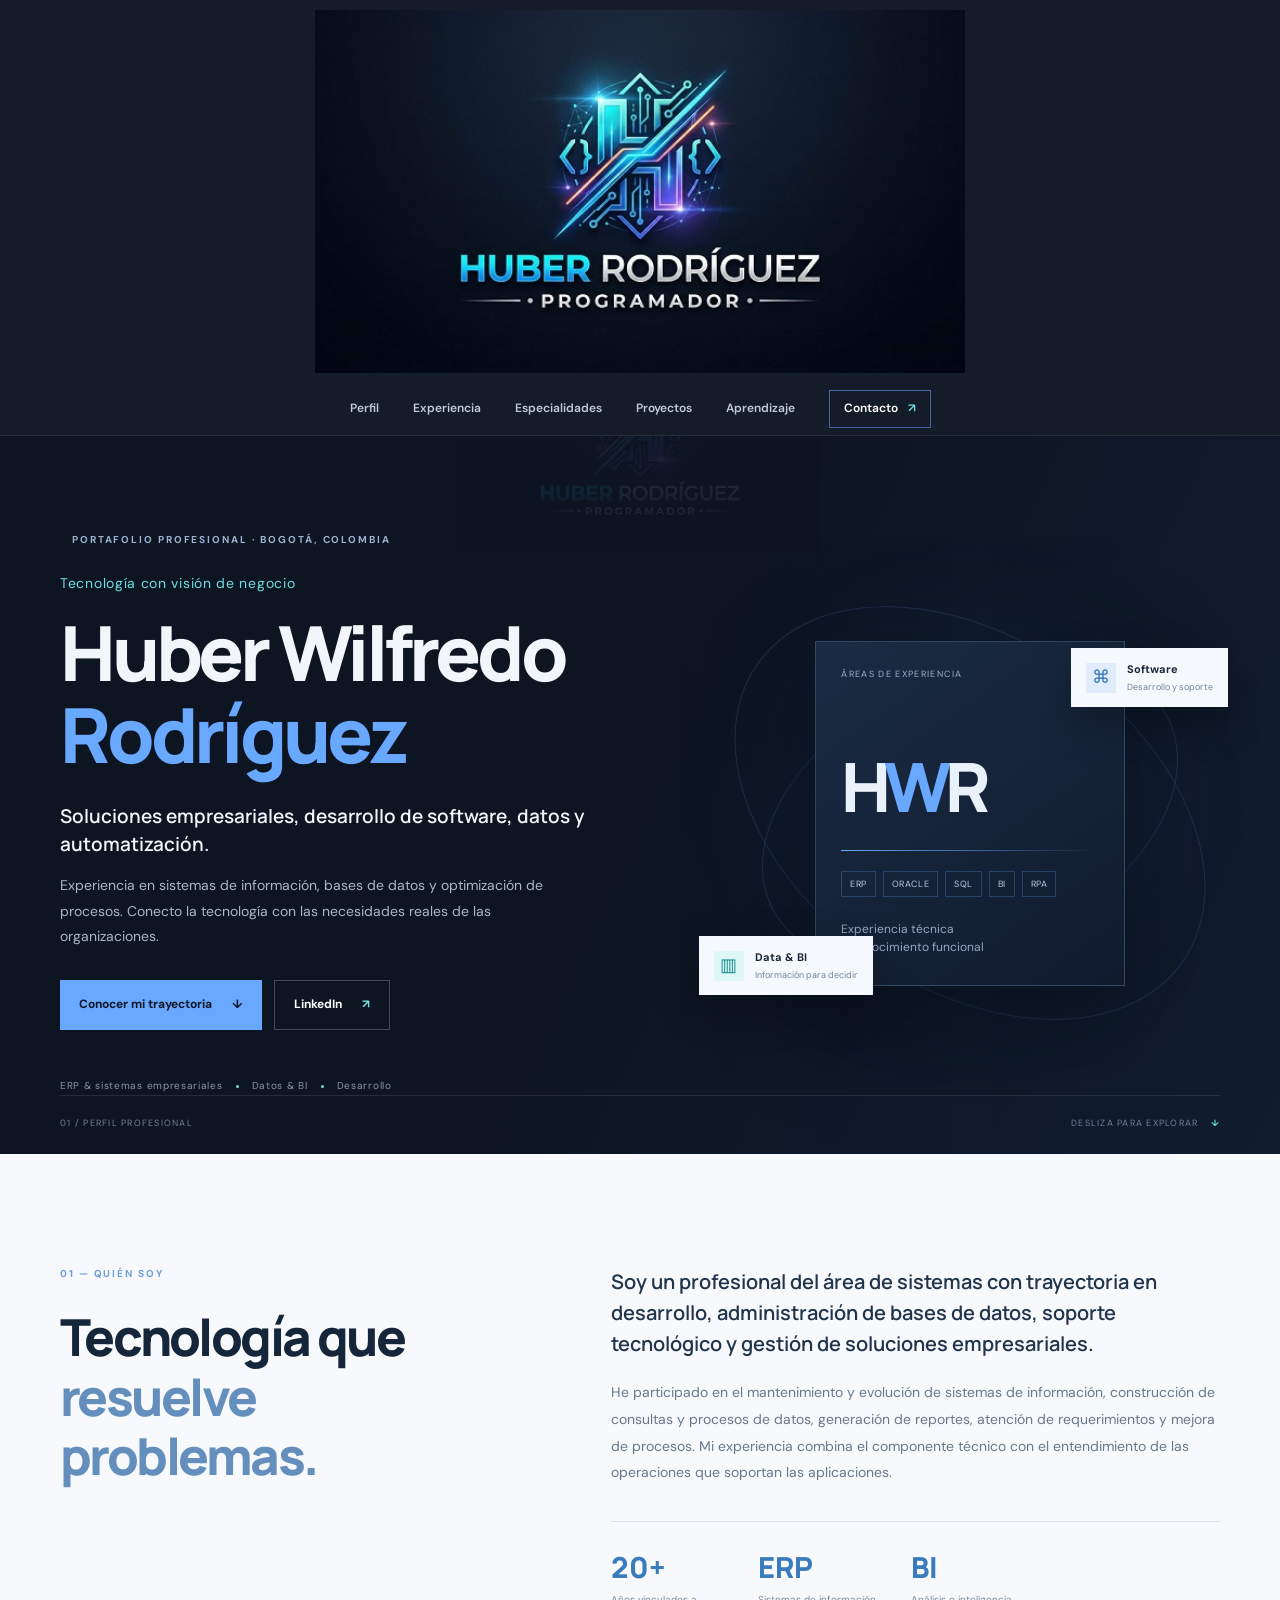
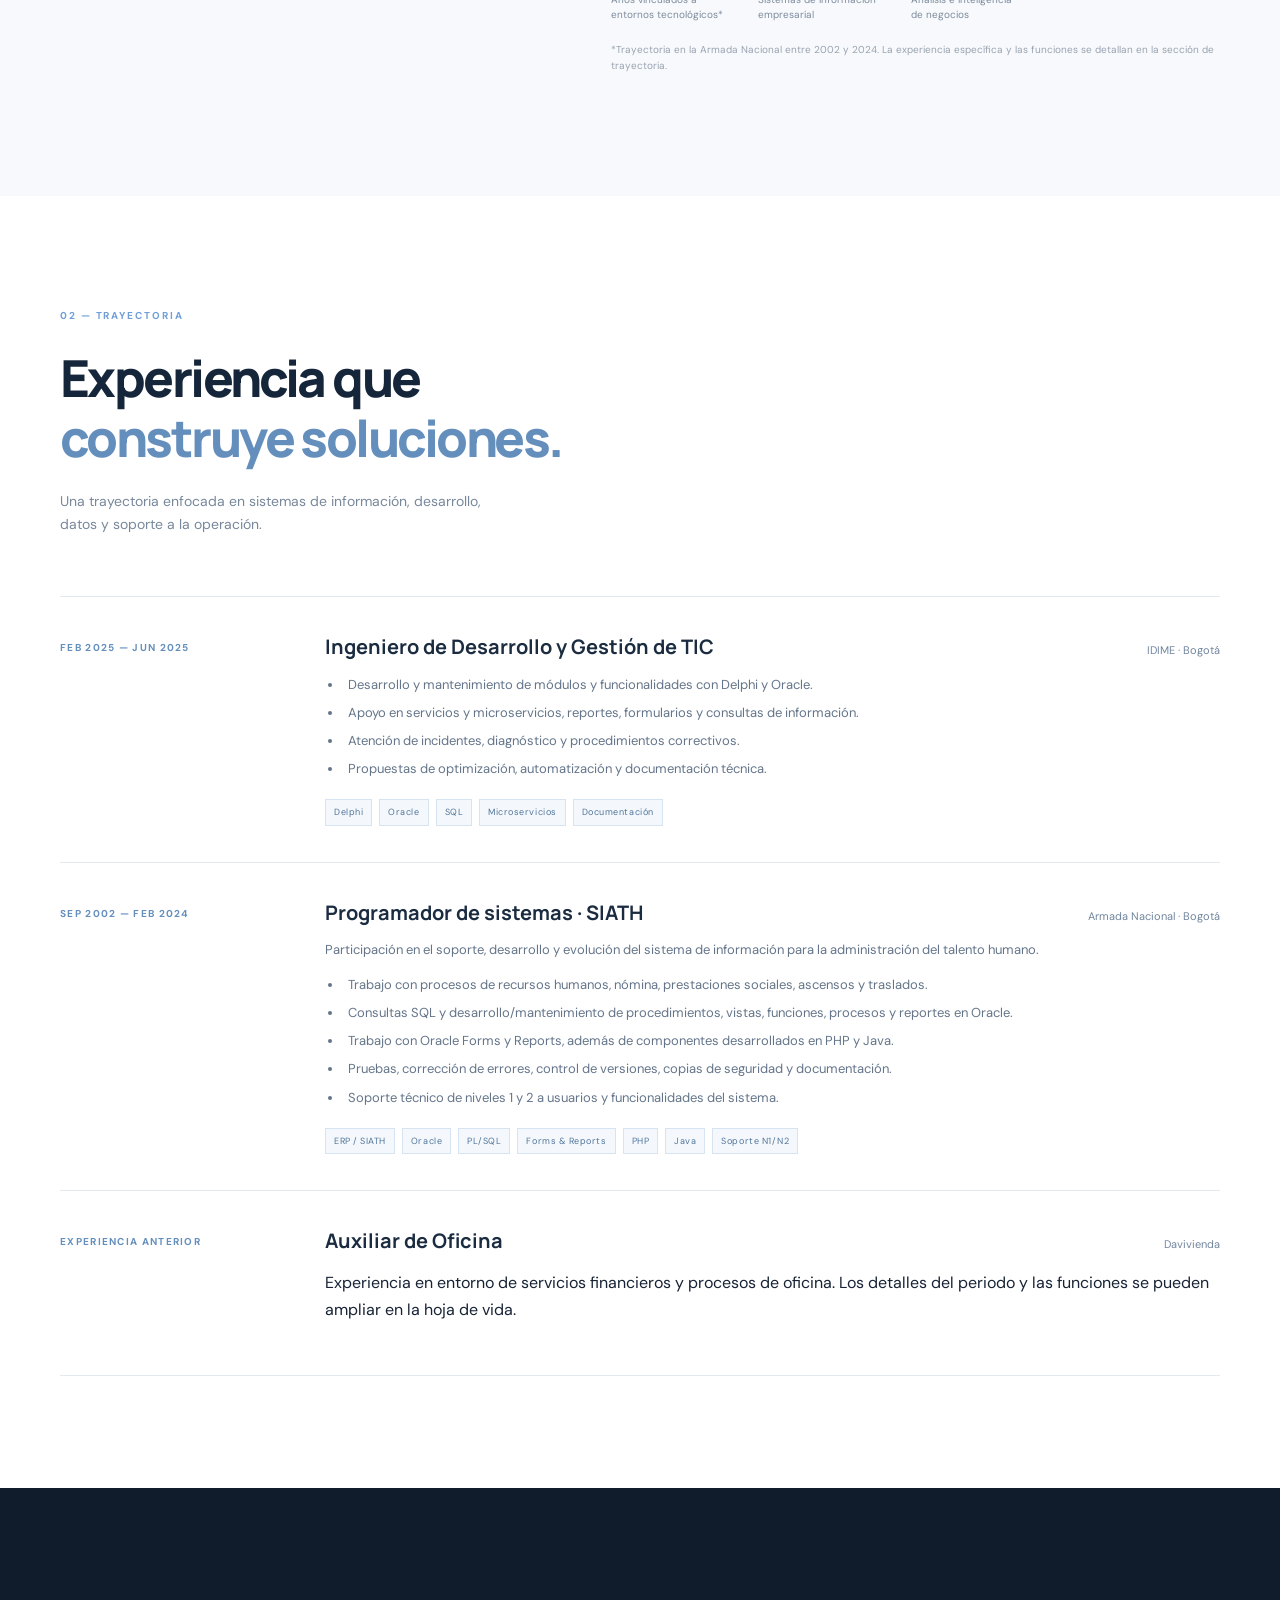
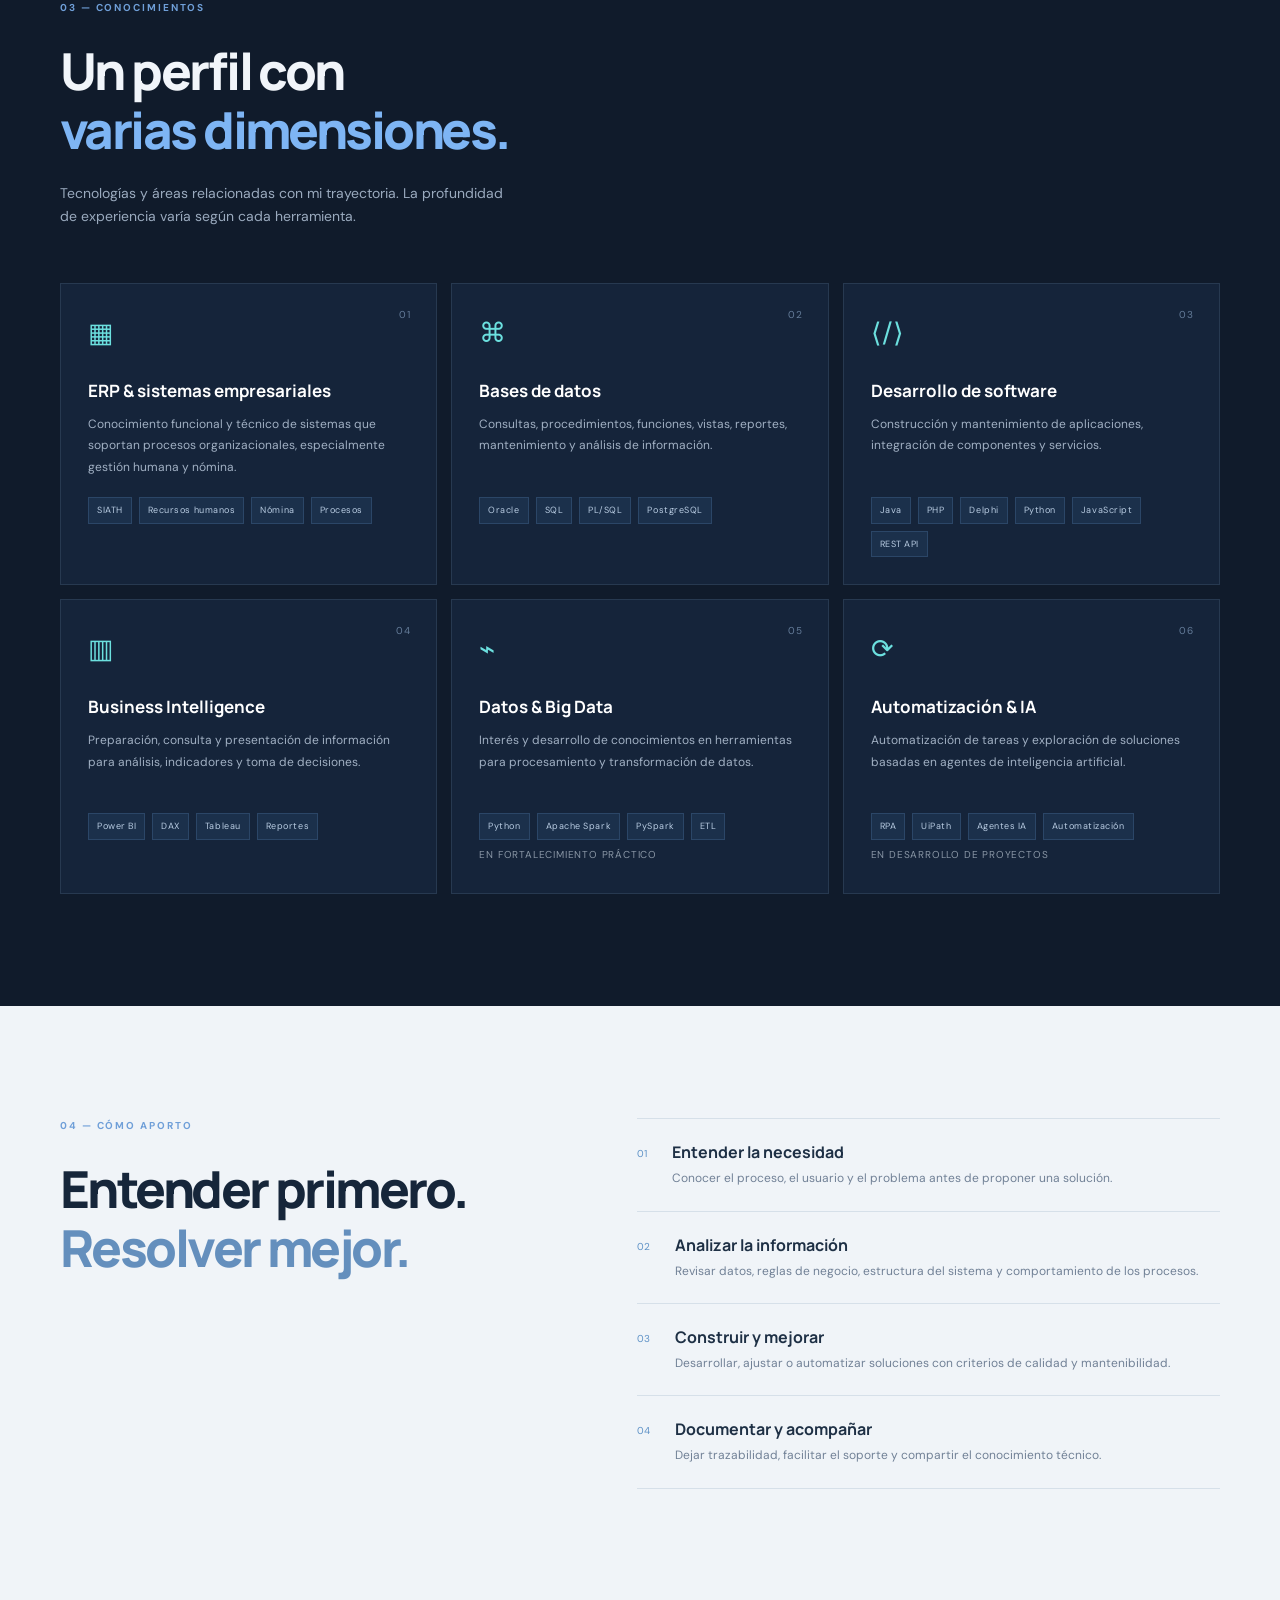
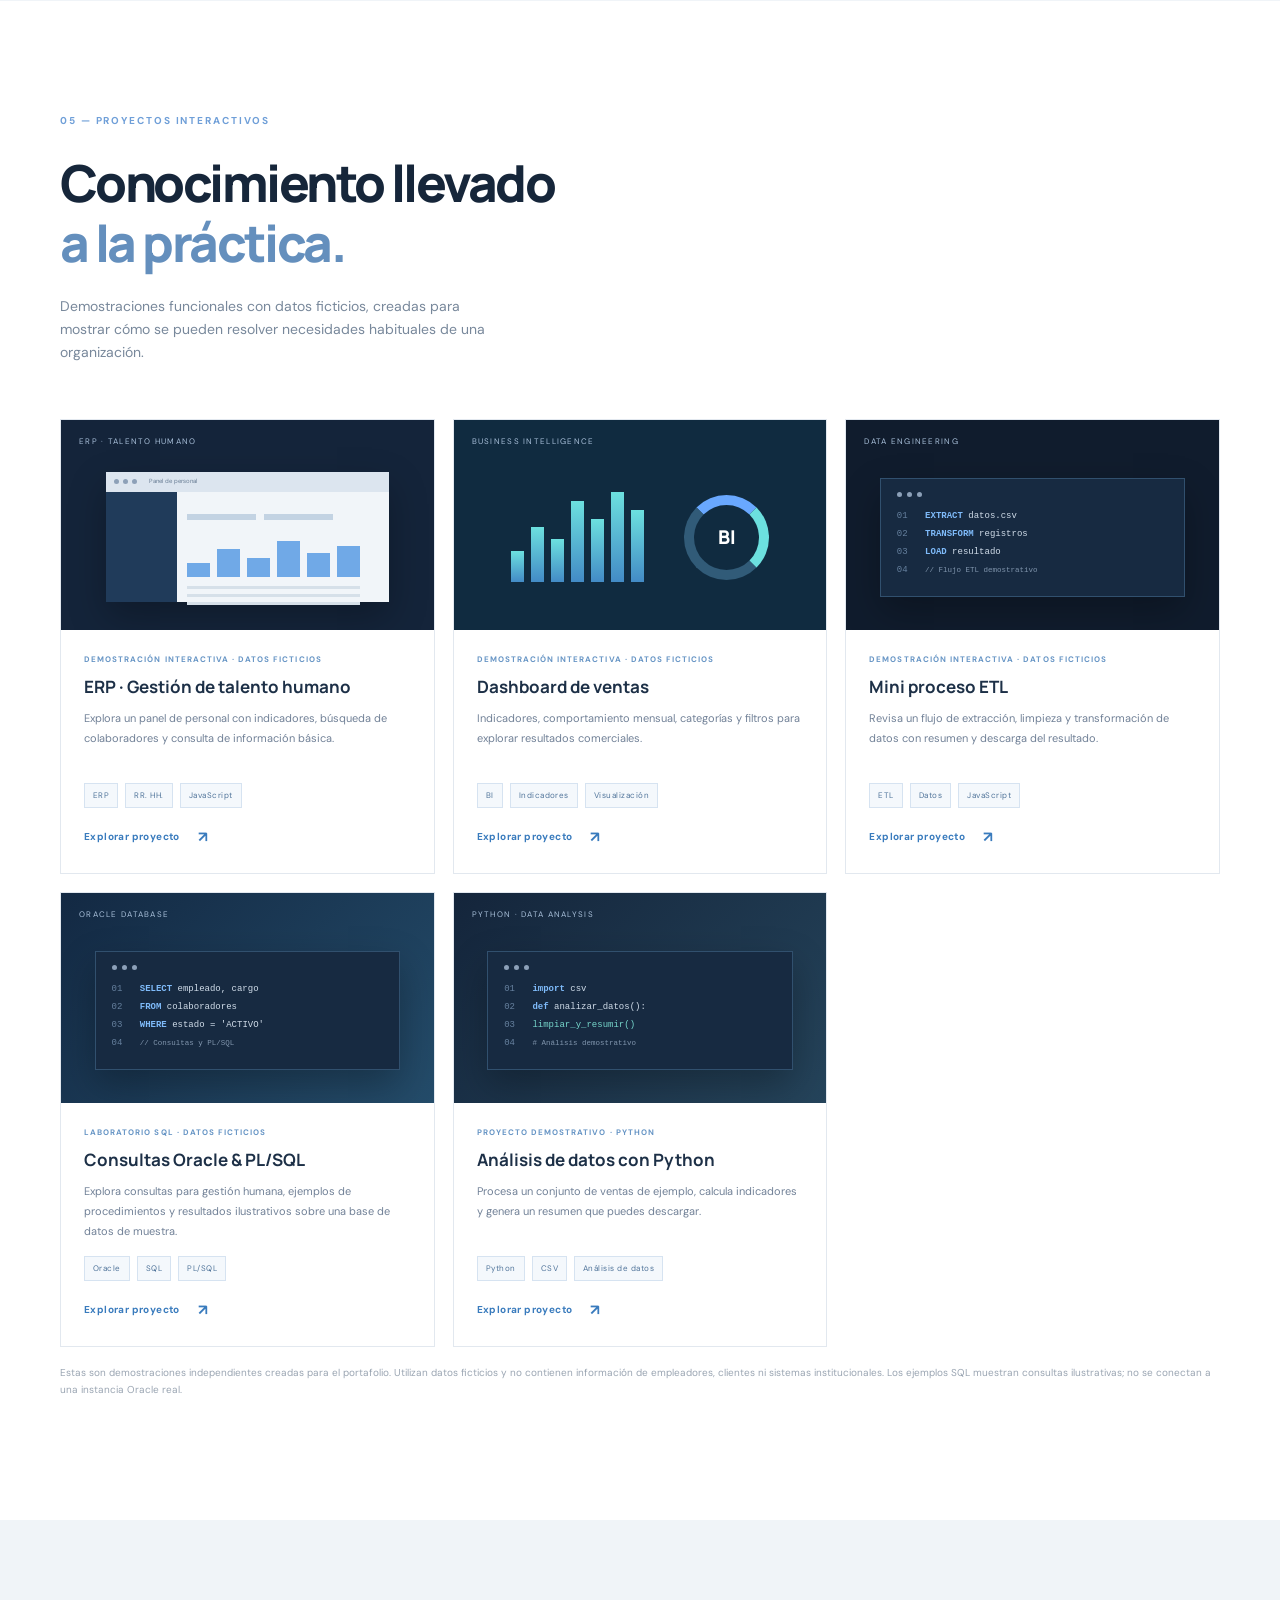
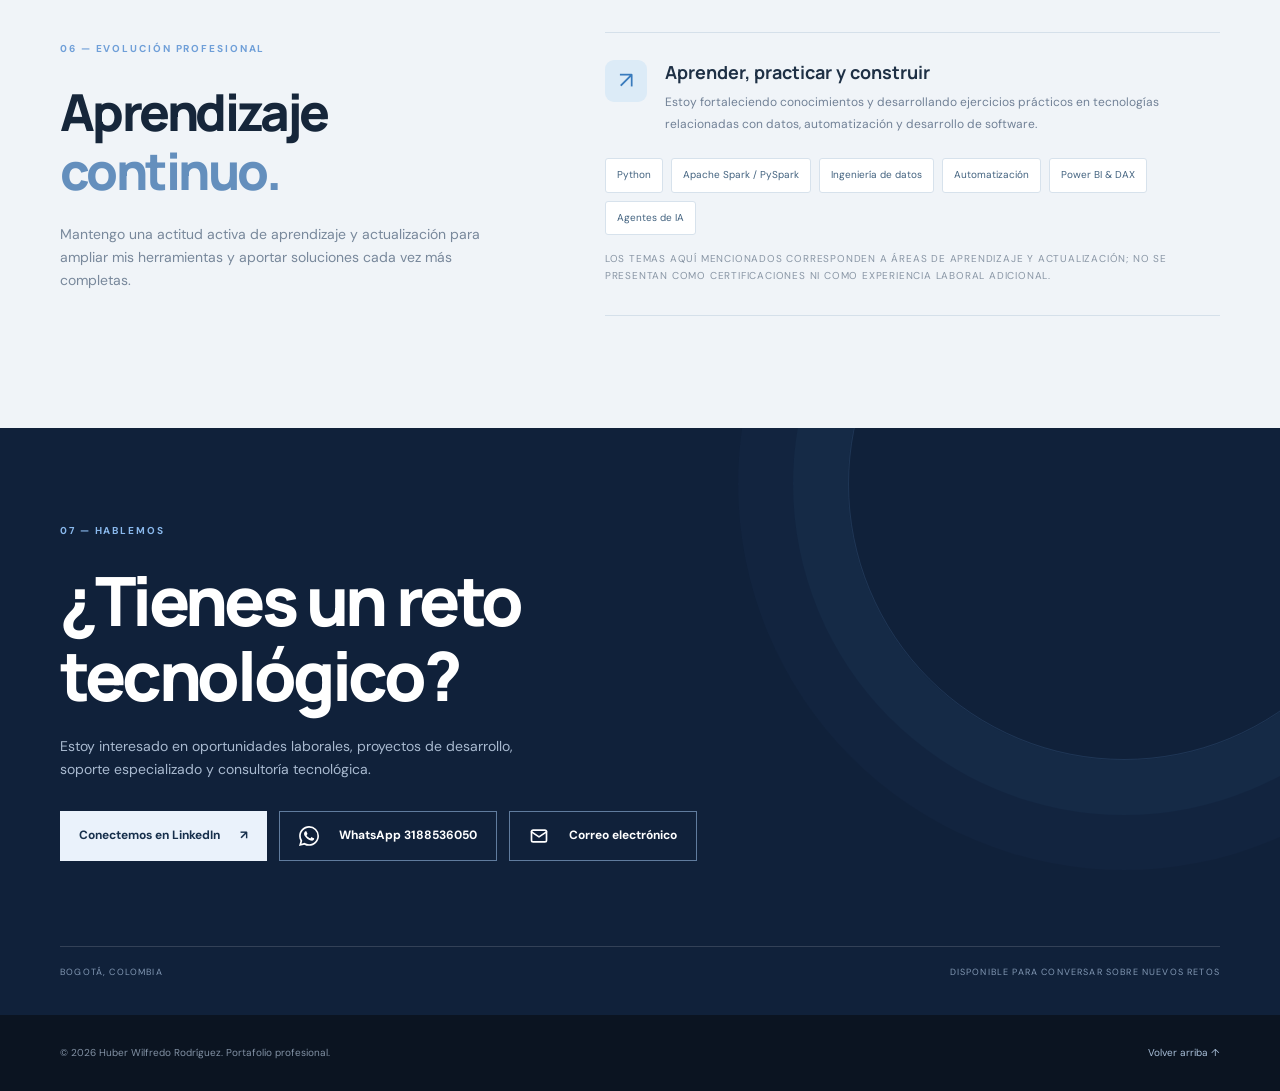
<file: index.html>
<!doctype html>
<html lang="es">
<head>
  <meta charset="utf-8">
  <meta name="viewport" content="width=device-width, initial-scale=1">
  <meta name="theme-color" content="#101827">
  <meta name="description" content="Portafolio profesional de Huber Wilfredo Rodríguez: ERP, desarrollo de software, bases de datos, BI y automatización.">
  <title>Huber Wilfredo Rodríguez | Tecnología, datos y soluciones empresariales</title>
  <link rel="preconnect" href="https://fonts.googleapis.com">
  <link rel="preconnect" href="https://fonts.gstatic.com" crossorigin>
  <link href="https://fonts.googleapis.com/css2?family=DM+Sans:wght@400;500;600;700&family=Manrope:wght@400;500;600;700;800&display=swap" rel="stylesheet">
  <link rel="stylesheet" href="styles.css">
</head>
<body>
  <div class="progress" id="progress"></div>

  <header class="site-header">
    <div class="header-logo">
      <a href="#inicio" aria-label="Ir al inicio">
        <img src="logo.jpg" alt="Logo Huber Wilfredo Rodríguez">
      </a>
    </div>

    <nav class="nav container" aria-label="Navegación principal">
      <button class="menu-toggle" id="menuToggle" aria-label="Abrir menú" aria-expanded="false">
        <span></span><span></span><span></span>
      </button>

      <div class="nav-links" id="navLinks">
        <a href="#perfil">Perfil</a>
        <a href="#experiencia">Experiencia</a>
        <a href="#especialidades">Especialidades</a>
        <a href="#proyectos">Proyectos</a>
        <a href="#aprendizaje">Aprendizaje</a>
        <a href="#contacto" class="nav-cta">Contacto <span>↗</span></a>
      </div>
    </nav>
  </header>

  <main>

    <section class="hero section" id="inicio">
      <div class="container hero-grid">
        <div class="hero-copy reveal">
          <div class="eyebrow">
            <span class="status-dot"></span>
            PORTAFOLIO PROFESIONAL · BOGOTÁ, COLOMBIA
          </div>

          <p class="hero-kicker">Tecnología con visión de negocio</p>
          <h1>Huber Wilfredo<br><span>Rodríguez</span></h1>
          <p class="hero-lead">Soluciones empresariales, desarrollo de software, datos y automatización.</p>
          <p class="hero-text">Experiencia en sistemas de información, bases de datos y optimización de procesos. Conecto la tecnología con las necesidades reales de las organizaciones.</p>

          <div class="hero-actions">
            <a class="button button-primary" href="#experiencia">Conocer mi trayectoria <span>↓</span></a>
            <a class="button button-ghost" href="https://www.linkedin.com/in/huber-rodriguez-roldan-12a8a1273/" target="_blank" rel="noopener">LinkedIn <span>↗</span></a>
          </div>

          <div class="hero-meta">
            <span>ERP & sistemas empresariales</span>
            <i></i>
            <span>Datos & BI</span>
            <i></i>
            <span>Desarrollo</span>
          </div>
        </div>

        <div class="hero-visual reveal">
          <div class="orbit orbit-one"></div>
          <div class="orbit orbit-two"></div>

          <div class="visual-card main-card">
            <div class="card-top">
              <span class="mini-label">ÁREAS DE EXPERIENCIA</span>
              <span class="live-indicator">●</span>
            </div>
            <div class="visual-monogram">H<span>W</span>R</div>
            <div class="visual-rule"></div>
            <div class="visual-tags">
              <span>ERP</span><span>ORACLE</span><span>SQL</span><span>BI</span><span>RPA</span>
            </div>
            <p class="visual-caption">Experiencia técnica<br>y conocimiento funcional</p>
          </div>

          <div class="float-chip chip-top">
            <span class="chip-icon">⌘</span>
            <span><b>Software</b><small>Desarrollo y soporte</small></span>
          </div>

          <div class="float-chip chip-bottom">
            <span class="chip-icon chip-blue">▥</span>
            <span><b>Data & BI</b><small>Información para decidir</small></span>
          </div>

          <div class="visual-glow"></div>
        </div>
      </div>

      <div class="container hero-bottom">
        <span>01 / PERFIL PROFESIONAL</span>
        <span class="scroll-hint">DESLIZA PARA EXPLORAR <b>↓</b></span>
      </div>
    </section>

    <section class="section intro-section" id="perfil">
      <div class="container two-col">
        <div class="section-heading reveal">
          <p class="eyebrow">01 — QUIÉN SOY</p>
          <h2>Tecnología que<br><em>resuelve problemas.</em></h2>
        </div>

        <div class="intro-content reveal">
          <p class="intro-large">Soy un profesional del área de sistemas con trayectoria en desarrollo, administración de bases de datos, soporte tecnológico y gestión de soluciones empresariales.</p>
          <p>He participado en el mantenimiento y evolución de sistemas de información, construcción de consultas y procesos de datos, generación de reportes, atención de requerimientos y mejora de procesos. Mi experiencia combina el componente técnico con el entendimiento de las operaciones que soportan las aplicaciones.</p>

          <div class="metric-row">
            <div><strong>20+</strong><span>Años vinculados a<br>entornos tecnológicos*</span></div>
            <div><strong>ERP</strong><span>Sistemas de información<br>empresarial</span></div>
            <div><strong>BI</strong><span>Análisis e inteligencia<br>de negocios</span></div>
          </div>

          <p class="fine-print">*Trayectoria en la Armada Nacional entre 2002 y 2024. La experiencia específica y las funciones se detallan en la sección de trayectoria.</p>
        </div>
      </div>
    </section>

    <section class="section experience-section" id="experiencia">
      <div class="container">
        <div class="section-heading reveal">
          <p class="eyebrow">02 — TRAYECTORIA</p>
          <h2>Experiencia que<br><em>construye soluciones.</em></h2>
          <p class="section-desc">Una trayectoria enfocada en sistemas de información, desarrollo, datos y soporte a la operación.</p>
        </div>

        <div class="timeline">
          <article class="timeline-item reveal">
            <div class="timeline-date">FEB 2025 — JUN 2025</div>
            <div class="timeline-content">
              <div class="timeline-head">
                <h3>Ingeniero de Desarrollo y Gestión de TIC</h3>
                <span class="company">IDIME · Bogotá</span>
              </div>
              <ul>
                <li>Desarrollo y mantenimiento de módulos y funcionalidades con Delphi y Oracle.</li>
                <li>Apoyo en servicios y microservicios, reportes, formularios y consultas de información.</li>
                <li>Atención de incidentes, diagnóstico y procedimientos correctivos.</li>
                <li>Propuestas de optimización, automatización y documentación técnica.</li>
              </ul>
              <div class="tag-list">
                <span>Delphi</span><span>Oracle</span><span>SQL</span><span>Microservicios</span><span>Documentación</span>
              </div>
            </div>
          </article>

          <article class="timeline-item reveal">
            <div class="timeline-date">SEP 2002 — FEB 2024</div>
            <div class="timeline-content">
              <div class="timeline-head">
                <h3>Programador de sistemas · SIATH</h3>
                <span class="company">Armada Nacional · Bogotá</span>
              </div>
              <p class="role-summary">Participación en el soporte, desarrollo y evolución del sistema de información para la administración del talento humano.</p>
              <ul>
                <li>Trabajo con procesos de recursos humanos, nómina, prestaciones sociales, ascensos y traslados.</li>
                <li>Consultas SQL y desarrollo/mantenimiento de procedimientos, vistas, funciones, procesos y reportes en Oracle.</li>
                <li>Trabajo con Oracle Forms y Reports, además de componentes desarrollados en PHP y Java.</li>
                <li>Pruebas, corrección de errores, control de versiones, copias de seguridad y documentación.</li>
                <li>Soporte técnico de niveles 1 y 2 a usuarios y funcionalidades del sistema.</li>
              </ul>
              <div class="tag-list">
                <span>ERP / SIATH</span><span>Oracle</span><span>PL/SQL</span><span>Forms & Reports</span><span>PHP</span><span>Java</span><span>Soporte N1/N2</span>
              </div>
            </div>
          </article>

          <article class="timeline-item reveal">
            <div class="timeline-date">EXPERIENCIA ANTERIOR</div>
            <div class="timeline-content">
              <div class="timeline-head">
                <h3>Auxiliar de Oficina</h3>
                <span class="company">Davivienda</span>
              </div>
              <p>Experiencia en entorno de servicios financieros y procesos de oficina. Los detalles del periodo y las funciones se pueden ampliar en la hoja de vida.</p>
            </div>
          </article>
        </div>
      </div>
    </section>

    <section class="section specialties-section" id="especialidades">
      <div class="container">
        <div class="section-heading reveal">
          <p class="eyebrow">03 — CONOCIMIENTOS</p>
          <h2>Un perfil con<br><em>varias dimensiones.</em></h2>
          <p class="section-desc">Tecnologías y áreas relacionadas con mi trayectoria. La profundidad de experiencia varía según cada herramienta.</p>
        </div>

        <div class="specialty-grid">
          <article class="specialty-card reveal">
            <div class="specialty-number">01</div><div class="specialty-icon">▦</div>
            <h3>ERP & sistemas empresariales</h3>
            <p>Conocimiento funcional y técnico de sistemas que soportan procesos organizacionales, especialmente gestión humana y nómina.</p>
            <div class="tag-list"><span>SIATH</span><span>Recursos humanos</span><span>Nómina</span><span>Procesos</span></div>
          </article>

          <article class="specialty-card reveal">
            <div class="specialty-number">02</div><div class="specialty-icon">⌘</div>
            <h3>Bases de datos</h3>
            <p>Consultas, procedimientos, funciones, vistas, reportes, mantenimiento y análisis de información.</p>
            <div class="tag-list"><span>Oracle</span><span>SQL</span><span>PL/SQL</span><span>PostgreSQL</span></div>
          </article>

          <article class="specialty-card reveal">
            <div class="specialty-number">03</div><div class="specialty-icon">⟨/⟩</div>
            <h3>Desarrollo de software</h3>
            <p>Construcción y mantenimiento de aplicaciones, integración de componentes y servicios.</p>
            <div class="tag-list"><span>Java</span><span>PHP</span><span>Delphi</span><span>Python</span><span>JavaScript</span><span>REST API</span></div>
          </article>

          <article class="specialty-card reveal">
            <div class="specialty-number">04</div><div class="specialty-icon">▥</div>
            <h3>Business Intelligence</h3>
            <p>Preparación, consulta y presentación de información para análisis, indicadores y toma de decisiones.</p>
            <div class="tag-list"><span>Power BI</span><span>DAX</span><span>Tableau</span><span>Reportes</span></div>
          </article>

          <article class="specialty-card reveal">
            <div class="specialty-number">05</div><div class="specialty-icon">⌁</div>
            <h3>Datos & Big Data</h3>
            <p>Interés y desarrollo de conocimientos en herramientas para procesamiento y transformación de datos.</p>
            <div class="tag-list"><span>Python</span><span>Apache Spark</span><span>PySpark</span><span>ETL</span></div>
            <span class="learning-note">En fortalecimiento práctico</span>
          </article>

          <article class="specialty-card reveal">
            <div class="specialty-number">06</div><div class="specialty-icon">⟳</div>
            <h3>Automatización & IA</h3>
            <p>Automatización de tareas y exploración de soluciones basadas en agentes de inteligencia artificial.</p>
            <div class="tag-list"><span>RPA</span><span>UiPath</span><span>Agentes IA</span><span>Automatización</span></div>
            <span class="learning-note">En desarrollo de proyectos</span>
          </article>
        </div>
      </div>
    </section>

    <section class="section approach-section">
      <div class="container approach-grid">
        <div class="section-heading reveal">
          <p class="eyebrow">04 — CÓMO APORTO</p>
          <h2>Entender primero.<br><em>Resolver mejor.</em></h2>
        </div>

        <div class="approach-list">
          <div class="approach-item reveal"><span>01</span><div><h3>Entender la necesidad</h3><p>Conocer el proceso, el usuario y el problema antes de proponer una solución.</p></div></div>
          <div class="approach-item reveal"><span>02</span><div><h3>Analizar la información</h3><p>Revisar datos, reglas de negocio, estructura del sistema y comportamiento de los procesos.</p></div></div>
          <div class="approach-item reveal"><span>03</span><div><h3>Construir y mejorar</h3><p>Desarrollar, ajustar o automatizar soluciones con criterios de calidad y mantenibilidad.</p></div></div>
          <div class="approach-item reveal"><span>04</span><div><h3>Documentar y acompañar</h3><p>Dejar trazabilidad, facilitar el soporte y compartir el conocimiento técnico.</p></div></div>
        </div>
      </div>
    </section>

    <section class="section projects-section" id="proyectos">
      <div class="container">
        <div class="section-heading reveal">
          <p class="eyebrow">05 — PROYECTOS INTERACTIVOS</p>
          <h2>Conocimiento llevado<br><em>a la práctica.</em></h2>
          <p class="section-desc">Demostraciones funcionales con datos ficticios, creadas para mostrar cómo se pueden resolver necesidades habituales de una organización.</p>
        </div>

        <div class="project-grid">
          <article class="project-card project-feature reveal">
            <a class="project-link" href="proyectos/erp-talento-humano.html" aria-label="Abrir demostración ERP de talento humano">
              <div class="project-visual visual-erp">
                <span class="visual-label">ERP · TALENTO HUMANO</span>
                <div class="mock-window">
                  <div class="mock-bar"><i></i><i></i><i></i><span>Panel de personal</span></div>
                  <div class="mock-body"><div class="mock-sidebar"></div><div class="mock-content"><b></b><b></b><div class="mock-chart"><i></i><i></i><i></i><i></i><i></i><i></i></div><div class="mock-lines"><i></i><i></i><i></i></div></div></div>
                </div>
              </div>
              <div class="project-info">
                <div class="project-type">DEMOSTRACIÓN INTERACTIVA · DATOS FICTICIOS</div>
                <h3>ERP · Gestión de talento humano</h3>
                <p>Explora un panel de personal con indicadores, búsqueda de colaboradores y consulta de información básica.</p>
                <div class="tag-list"><span>ERP</span><span>RR. HH.</span><span>JavaScript</span></div>
                <span class="project-open">Explorar proyecto <b>↗</b></span>
              </div>
            </a>
          </article>

          <article class="project-card reveal">
            <a class="project-link" href="proyectos/bi-ventas.html" aria-label="Abrir demostración de inteligencia de negocios">
              <div class="project-visual visual-data">
                <span class="visual-label">BUSINESS INTELLIGENCE</span>
                <div class="data-graphic"><div class="data-bars"><i></i><i></i><i></i><i></i><i></i><i></i><i></i></div><div class="data-ring">BI</div></div>
              </div>
              <div class="project-info">
                <div class="project-type">DEMOSTRACIÓN INTERACTIVA · DATOS FICTICIOS</div>
                <h3>Dashboard de ventas</h3>
                <p>Indicadores, comportamiento mensual, categorías y filtros para explorar resultados comerciales.</p>
                <div class="tag-list"><span>BI</span><span>Indicadores</span><span>Visualización</span></div>
                <span class="project-open">Explorar proyecto <b>↗</b></span>
              </div>
            </a>
          </article>

          <article class="project-card reveal">
            <a class="project-link" href="proyectos/etl-datos.html" aria-label="Abrir demostración de proceso ETL">
              <div class="project-visual visual-code">
                <span class="visual-label">DATA ENGINEERING</span>
                <div class="code-window"><div><i></i><i></i><i></i></div><p><span>01</span> <b>EXTRACT</b> datos.csv</p><p><span>02</span> <b>TRANSFORM</b> registros</p><p><span>03</span> <b>LOAD</b> resultado</p><p><span>04</span> <small>// Flujo ETL demostrativo</small></p></div>
              </div>
              <div class="project-info">
                <div class="project-type">DEMOSTRACIÓN INTERACTIVA · DATOS FICTICIOS</div>
                <h3>Mini proceso ETL</h3>
                <p>Revisa un flujo de extracción, limpieza y transformación de datos con resumen y descarga del resultado.</p>
                <div class="tag-list"><span>ETL</span><span>Datos</span><span>JavaScript</span></div>
                <span class="project-open">Explorar proyecto <b>↗</b></span>
              </div>
            </a>
          </article>

          <article class="project-card reveal">
            <a class="project-link" href="proyectos/consultas-plsql.html" aria-label="Abrir demostración de consultas SQL y PL/SQL">
              <div class="project-visual visual-code sql-visual">
                <span class="visual-label">ORACLE DATABASE</span>
                <div class="code-window"><div><i></i><i></i><i></i></div><p><span>01</span> <b>SELECT</b> empleado, cargo</p><p><span>02</span> <b>FROM</b> colaboradores</p><p><span>03</span> <b>WHERE</b> estado = 'ACTIVO'</p><p><span>04</span> <small>// Consultas y PL/SQL</small></p></div>
              </div>
              <div class="project-info">
                <div class="project-type">LABORATORIO SQL · DATOS FICTICIOS</div>
                <h3>Consultas Oracle & PL/SQL</h3>
                <p>Explora consultas para gestión humana, ejemplos de procedimientos y resultados ilustrativos sobre una base de datos de muestra.</p>
                <div class="tag-list"><span>Oracle</span><span>SQL</span><span>PL/SQL</span></div>
                <span class="project-open">Explorar proyecto <b>↗</b></span>
              </div>
            </a>
          </article>

          <article class="project-card reveal">
            <a class="project-link" href="proyectos/python-analisis.html" aria-label="Abrir demostración de análisis de datos con Python">
              <div class="project-visual visual-code python-visual">
                <span class="visual-label">PYTHON · DATA ANALYSIS</span>
                <div class="code-window"><div><i></i><i></i><i></i></div><p><span>01</span> <b>import</b> csv</p><p><span>02</span> <b>def</b> analizar_datos():</p><p><span>03</span> <em>limpiar_y_resumir()</em></p><p><span>04</span> <small># Análisis demostrativo</small></p></div>
              </div>
              <div class="project-info">
                <div class="project-type">PROYECTO DEMOSTRATIVO · PYTHON</div>
                <h3>Análisis de datos con Python</h3>
                <p>Procesa un conjunto de ventas de ejemplo, calcula indicadores y genera un resumen que puedes descargar.</p>
                <div class="tag-list"><span>Python</span><span>CSV</span><span>Análisis de datos</span></div>
                <span class="project-open">Explorar proyecto <b>↗</b></span>
              </div>
            </a>
          </article>
        </div>

        <p class="projects-note">Estas son demostraciones independientes creadas para el portafolio. Utilizan datos ficticios y no contienen información de empleadores, clientes ni sistemas institucionales. Los ejemplos SQL muestran consultas ilustrativas; no se conectan a una instancia Oracle real.</p>
      </div>
    </section>

    <section class="section learning-section" id="aprendizaje">
      <div class="container learning-wrap">
        <div class="section-heading reveal">
          <p class="eyebrow">06 — EVOLUCIÓN PROFESIONAL</p>
          <h2>Aprendizaje<br><em>continuo.</em></h2>
          <p class="section-desc">Mantengo una actitud activa de aprendizaje y actualización para ampliar mis herramientas y aportar soluciones cada vez más completas.</p>
        </div>

        <div class="learning-content reveal">
          <div class="learning-intro">
            <span class="learning-symbol">↗</span>
            <div>
              <h3>Aprender, practicar y construir</h3>
              <p>Estoy fortaleciendo conocimientos y desarrollando ejercicios prácticos en tecnologías relacionadas con datos, automatización y desarrollo de software.</p>
            </div>
          </div>
          <div class="learning-tags">
            <span>Python</span><span>Apache Spark / PySpark</span><span>Ingeniería de datos</span><span>Automatización</span><span>Power BI & DAX</span><span>Agentes de IA</span>
          </div>
          <p class="learning-note">Los temas aquí mencionados corresponden a áreas de aprendizaje y actualización; no se presentan como certificaciones ni como experiencia laboral adicional.</p>
        </div>
      </div>
    </section>

    <section class="contact-section section" id="contacto">
      <div class="container contact-wrap reveal">
        <p class="eyebrow">07 — HABLEMOS</p>
        <h2>¿Tienes un reto<br>tecnológico?</h2>
        <p>Estoy interesado en oportunidades laborales, proyectos de desarrollo, soporte especializado y consultoría tecnológica.</p>

        <div class="contact-actions">
          <a class="button button-light" href="https://www.linkedin.com/in/huber-rodriguez-roldan-12a8a1273/" target="_blank" rel="noopener">Conectemos en LinkedIn <span>↗</span></a>

          <a class="button button-outline-light" href="https://wa.me/573188536050" target="_blank" rel="noopener" aria-label="Contactar por WhatsApp al 3188536050">
            <svg width="20" height="20" viewBox="0 0 24 24" fill="currentColor" aria-hidden="true">
              <path d="M20.52 3.48A11.87 11.87 0 0 0 12.05 0C5.48 0 .13 5.35.13 11.92c0 2.1.55 4.15 1.59 5.96L0 24l6.27-1.64a11.9 11.9 0 0 0 5.78 1.47h.01c6.57 0 11.92-5.35 11.92-11.92a11.85 11.85 0 0 0-3.46-8.43ZM12.06 21.8a9.9 9.9 0 0 1-5.05-1.38l-.36-.21-3.72.98.99-3.63-.23-.37a9.88 9.88 0 0 1-1.52-5.27c0-5.46 4.45-9.91 9.92-9.91a9.85 9.85 0 0 1 7.02 2.91 9.85 9.85 0 0 1 2.9 7.01c0 5.47-4.45 9.92-9.92 9.92Zm5.44-7.43c-.3-.15-1.76-.87-2.03-.97-.27-.1-.47-.15-.67.15-.2.3-.77.97-.95 1.17-.17.2-.35.22-.65.07-.3-.15-1.25-.46-2.38-1.47-.88-.78-1.47-1.75-1.64-2.05-.17-.3-.02-.46.13-.61.13-.13.3-.35.45-.52.15-.18.2-.3.3-.5.1-.2.05-.37-.03-.52-.08-.15-.67-1.62-.92-2.22-.24-.58-.49-.5-.67-.51h-.57c-.2 0-.52.07-.79.37-.27.3-1.04 1.02-1.04 2.48 0 1.47 1.07 2.88 1.22 3.08.15.2 2.1 3.21 5.1 4.5.71.31 1.27.49 1.7.63.71.23 1.36.2 1.87.12.57-.08 1.76-.72 2.01-1.42.25-.7.25-1.3.17-1.42-.07-.13-.27-.2-.57-.35Z"/>
            </svg>
            WhatsApp 3188536050
          </a>

          <a class="button button-outline-light" href="https://mail.google.com/mail/?view=cm&fs=1&to=huber.rodriguez.roldan@gmail.com" target="_blank" rel="noopener" aria-label="Enviar correo electrónico">
            <svg width="20" height="20" viewBox="0 0 24 24" fill="none" stroke="currentColor" stroke-width="2" stroke-linecap="round" stroke-linejoin="round" aria-hidden="true">
              <rect x="3" y="5" width="18" height="14" rx="2"/>
              <path d="m3 7 9 6 9-6"/>
            </svg>
            Correo electrónico
          </a>
        </div>

        <div class="contact-bottom">
          <span>BOGOTÁ, COLOMBIA</span>
          <span>DISPONIBLE PARA CONVERSAR SOBRE NUEVOS RETOS</span>
        </div>
      </div>
    </section>

  </main>

  <footer class="footer">
    <div class="container footer-inner">
      <p>© <span id="year"></span> Huber Wilfredo Rodríguez. Portafolio profesional.</p>
      <a href="#inicio">Volver arriba ↑</a>
    </div>
  </footer>

  <script src="script.js"></script>
</body>
</html>
</file>
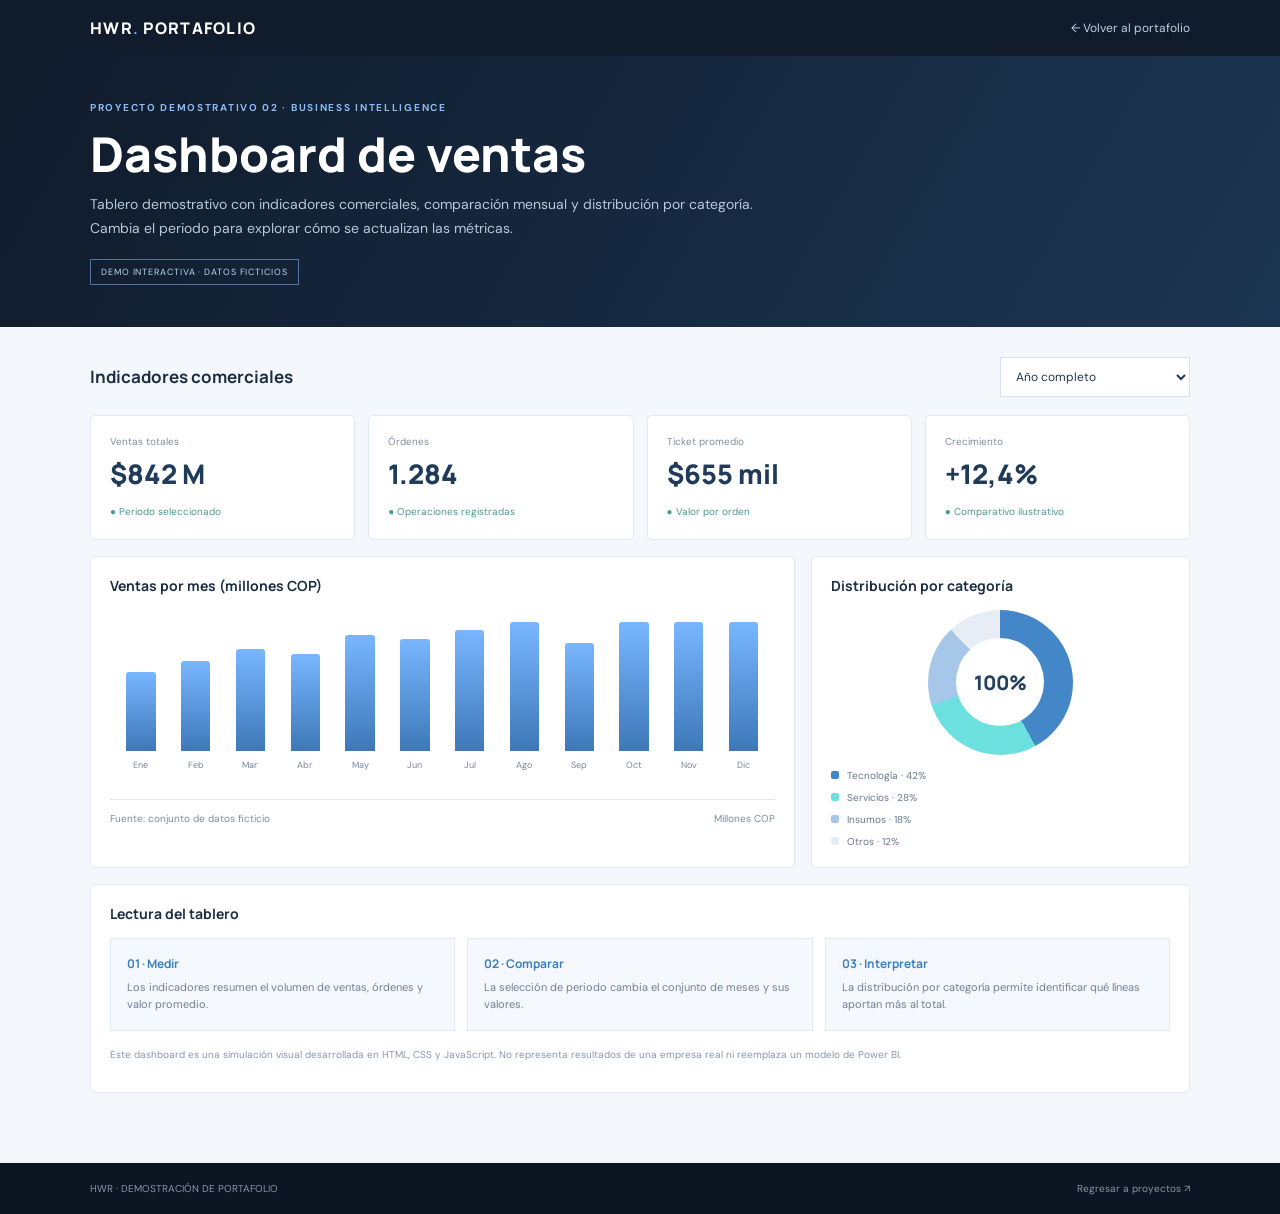
<file: proyectos/bi-ventas.html>
<!doctype html><html lang="es"><head><meta charset="utf-8"><meta name="viewport" content="width=device-width,initial-scale=1"><title>Dashboard BI de ventas — Demo HWR</title><link rel="stylesheet" href="demo.css"></head><body><header class="top"><div class="wrap top-inner"><a class="brand" href="../index.html">HWR<b>.</b> PORTAFOLIO</a><a class="back" href="../index.html#proyectos">← Volver al portafolio</a></div></header><section class="hero"><div class="wrap"><div class="eyebrow">PROYECTO DEMOSTRATIVO 02 · BUSINESS INTELLIGENCE</div><h1>Dashboard de ventas</h1><p>Tablero demostrativo con indicadores comerciales, comparación mensual y distribución por categoría. Cambia el periodo para explorar cómo se actualizan las métricas.</p><span class="demo-label">DEMO INTERACTIVA · DATOS FICTICIOS</span></div></section><main class="wrap content"><div class="toolbar"><h2>Indicadores comerciales</h2><select id="period"><option value="year">Año completo</option><option value="first">Primer semestre</option><option value="second">Segundo semestre</option></select></div><div class="grid"><div class="stat"><small>Ventas totales</small><strong id="sales">$842 M</strong><span>● Periodo seleccionado</span></div><div class="stat"><small>Órdenes</small><strong id="orders">1.284</strong><span>● Operaciones registradas</span></div><div class="stat"><small>Ticket promedio</small><strong id="ticket">$655 mil</strong><span>● Valor por orden</span></div><div class="stat"><small>Crecimiento</small><strong id="growth">+12,4%</strong><span>● Comparativo ilustrativo</span></div></div><div class="split"><section class="panel"><h3>Ventas por mes (millones COP)</h3><div class="bar-chart" id="bars"></div><div class="chart-legend"><span>Fuente: conjunto de datos ficticio</span><span>Millones COP</span></div></section><section class="panel"><h3>Distribución por categoría</h3><div class="donut"></div><div class="legend"><span>Tecnología · 42%</span><span>Servicios · 28%</span><span>Insumos · 18%</span><span>Otros · 12%</span></div></section></div><section class="panel"><h3>Lectura del tablero</h3><div class="steps"><div class="step"><b>01 · Medir</b><p>Los indicadores resumen el volumen de ventas, órdenes y valor promedio.</p></div><div class="step"><b>02 · Comparar</b><p>La selección de periodo cambia el conjunto de meses y sus valores.</p></div><div class="step"><b>03 · Interpretar</b><p>La distribución por categoría permite identificar qué líneas aportan más al total.</p></div></div><p class="note">Este dashboard es una simulación visual desarrollada en HTML, CSS y JavaScript. No representa resultados de una empresa real ni reemplaza un modelo de Power BI.</p></section></main><footer class="footer"><div class="wrap"><span>HWR · DEMOSTRACIÓN DE PORTAFOLIO</span><a href="../index.html#proyectos">Regresar a proyectos ↗</a></div></footer><script>
const data={year:{sales:'$842 M',orders:'1.284',ticket:'$655 mil',growth:'+12,4%',months:[48,55,62,59,71,68,74,79,66,83,91,86],labels:['Ene','Feb','Mar','Abr','May','Jun','Jul','Ago','Sep','Oct','Nov','Dic']},first:{sales:'$363 M',orders:'552',ticket:'$658 mil',growth:'+8,1%',months:[48,55,62,59,71,68],labels:['Ene','Feb','Mar','Abr','May','Jun']},second:{sales:'$479 M',orders:'732',ticket:'$654 mil',growth:'+16,2%',months:[74,79,66,83,91,86],labels:['Jul','Ago','Sep','Oct','Nov','Dic']}};function draw(){const d=data[document.getElementById('period').value];['sales','orders','ticket','growth'].forEach(k=>document.getElementById(k).textContent=d[k]);const max=Math.max(...d.months);document.getElementById('bars').innerHTML=d.months.map((v,i)=>`<div class="bar-col"><div class="bar" title="${v} millones" style="height:${v/max*100}%"></div><span>${d.labels[i]}</span></div>`).join('')}document.getElementById('period').addEventListener('change',draw);draw();
</script></body></html>
</file>
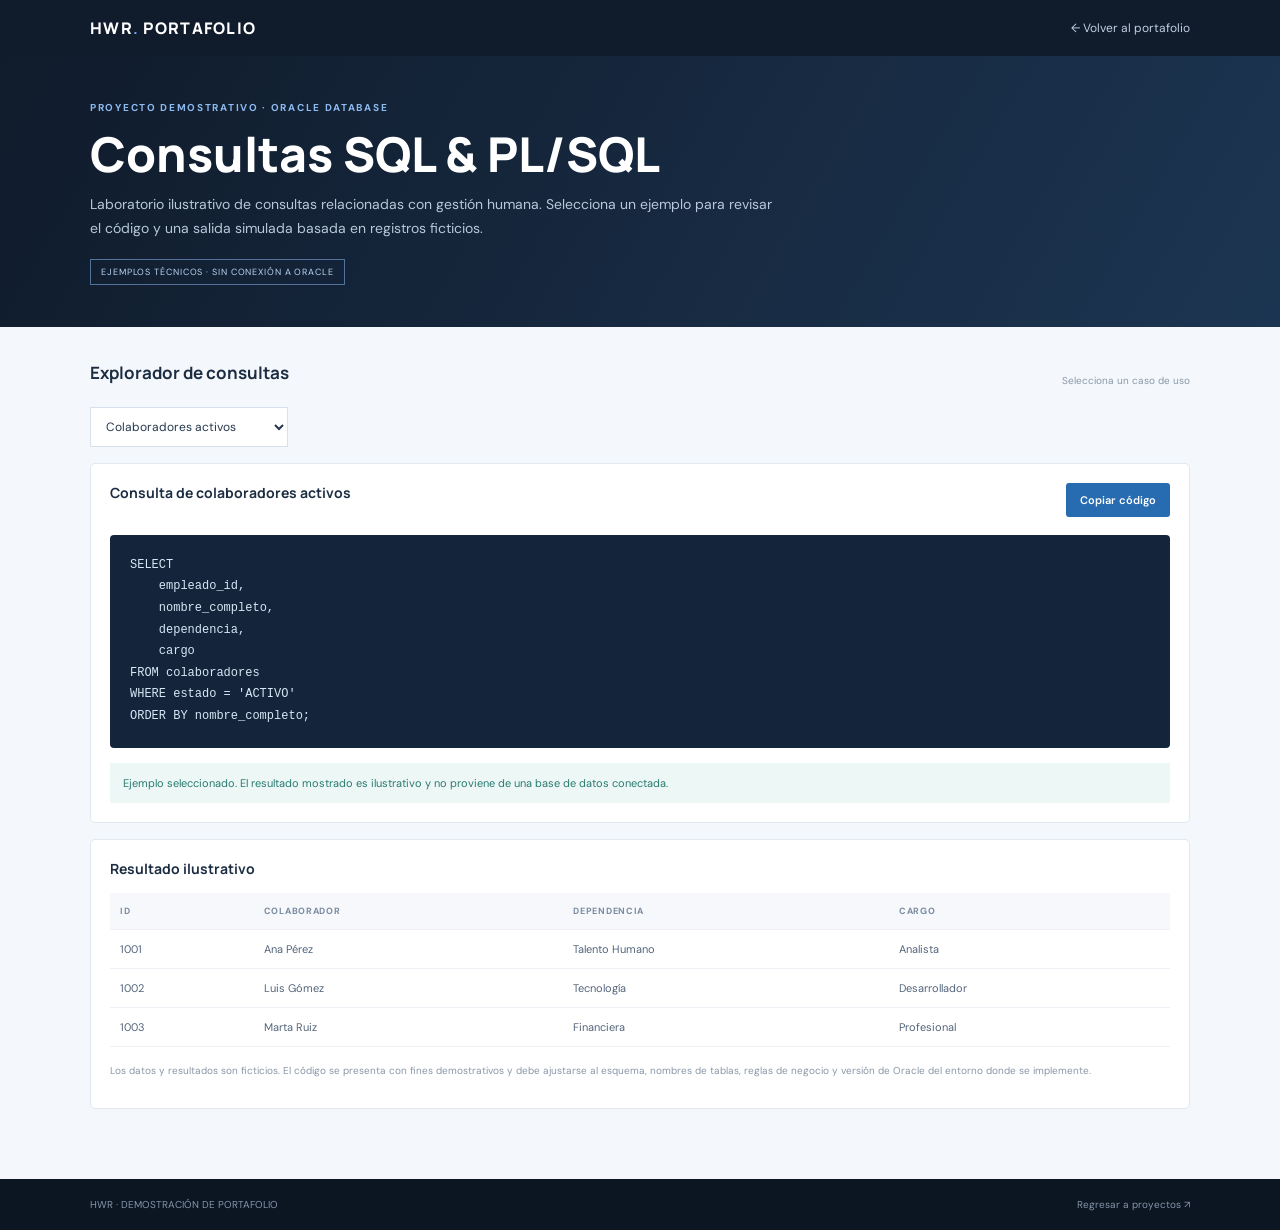
<file: proyectos/consultas-plsql.html>
<!doctype html><html lang="es"><head><meta charset="utf-8"><meta name="viewport" content="width=device-width,initial-scale=1"><title>Oracle SQL y PL/SQL — Demo HWR</title><link rel="stylesheet" href="demo.css"></head><body><header class="top"><div class="wrap top-inner"><a class="brand" href="../index.html">HWR<b>.</b> PORTAFOLIO</a><a class="back" href="../index.html#proyectos">← Volver al portafolio</a></div></header><section class="hero"><div class="wrap"><div class="eyebrow">PROYECTO DEMOSTRATIVO · ORACLE DATABASE</div><h1>Consultas SQL & PL/SQL</h1><p>Laboratorio ilustrativo de consultas relacionadas con gestión humana. Selecciona un ejemplo para revisar el código y una salida simulada basada en registros ficticios.</p><span class="demo-label">EJEMPLOS TÉCNICOS · SIN CONEXIÓN A ORACLE</span></div></section><main class="wrap content"><div class="toolbar"><h2>Explorador de consultas</h2><span class="note">Selecciona un caso de uso</span></div><div class="filters"><select id="example"><option value="activos">Colaboradores activos</option><option value="area">Resumen por dependencia</option><option value="procedure">Procedimiento PL/SQL</option><option value="function">Función PL/SQL</option></select></div><section class="panel"><div class="toolbar"><h3 id="queryTitle">Consulta de colaboradores activos</h3><button id="copy">Copiar código</button></div><pre id="code" style="white-space:pre-wrap;overflow:auto;background:#14243a;color:#d7e7f6;padding:20px;border-radius:4px;font:12px/1.8 Consolas,monospace"></pre><div class="result" id="feedback" style="display:block">Código de ejemplo listo para revisar.</div></section><section class="panel"><h3>Resultado ilustrativo</h3><div class="table-scroll"><table><thead id="head"></thead><tbody id="rows"></tbody></table></div><p class="note">Los datos y resultados son ficticios. El código se presenta con fines demostrativos y debe ajustarse al esquema, nombres de tablas, reglas de negocio y versión de Oracle del entorno donde se implemente.</p></section></main><footer class="footer"><div class="wrap"><span>HWR · DEMOSTRACIÓN DE PORTAFOLIO</span><a href="../index.html#proyectos">Regresar a proyectos ↗</a></div></footer><script>
const examples={
activos:{title:'Consulta de colaboradores activos',code:`SELECT
    empleado_id,
    nombre_completo,
    dependencia,
    cargo
FROM colaboradores
WHERE estado = 'ACTIVO'
ORDER BY nombre_completo;`,headers:['ID','COLABORADOR','DEPENDENCIA','CARGO'],rows:[['1001','Ana Pérez','Talento Humano','Analista'],['1002','Luis Gómez','Tecnología','Desarrollador'],['1003','Marta Ruiz','Financiera','Profesional']]},
area:{title:'Resumen de personal por dependencia',code:`SELECT
    dependencia,
    COUNT(*) AS total_colaboradores
FROM colaboradores
WHERE estado = 'ACTIVO'
GROUP BY dependencia
ORDER BY total_colaboradores DESC;`,headers:['DEPENDENCIA','TOTAL ACTIVOS'],rows:[['Talento Humano','24'],['Tecnología','18'],['Financiera','12']]},
procedure:{title:'Procedimiento almacenado de actualización',code:`CREATE OR REPLACE PROCEDURE actualizar_estado(
    p_empleado_id IN NUMBER,
    p_nuevo_estado IN VARCHAR2
) AS
BEGIN
    UPDATE colaboradores
       SET estado = UPPER(p_nuevo_estado)
     WHERE empleado_id = p_empleado_id;

    IF SQL%ROWCOUNT = 0 THEN
        RAISE_APPLICATION_ERROR(-20001,
          'No existe el colaborador indicado');
    END IF;
END actualizar_estado;
/`,headers:['ELEMENTO','DESCRIPCIÓN'],rows:[['Entrada','ID del colaborador y nuevo estado'],['Proceso','Actualiza el registro correspondiente'],['Control','Valida si se modificó alguna fila']]},
function:{title:'Función para calcular antigüedad',code:`CREATE OR REPLACE FUNCTION calcular_antiguedad(
    p_fecha_ingreso IN DATE
) RETURN NUMBER AS
BEGIN
    RETURN TRUNC(MONTHS_BETWEEN(SYSDATE,
                                p_fecha_ingreso) / 12);
END calcular_antiguedad;
/`,headers:['ENTRADA DE EJEMPLO','RESULTADO ILUSTRATIVO'],rows:[['15/03/2018','8 años (aprox.)'],['01/07/2022','4 años (aprox.)']]}}
function render(){const x=examples[document.getElementById('example').value];document.getElementById('queryTitle').textContent=x.title;document.getElementById('code').textContent=x.code;document.getElementById('head').innerHTML='<tr>'+x.headers.map(v=>'<th>'+v+'</th>').join('')+'</tr>';document.getElementById('rows').innerHTML=x.rows.map(r=>'<tr>'+r.map(v=>'<td>'+v+'</td>').join('')+'</tr>').join('');document.getElementById('feedback').textContent='Ejemplo seleccionado. El resultado mostrado es ilustrativo y no proviene de una base de datos conectada.'}document.getElementById('example').addEventListener('change',render);document.getElementById('copy').addEventListener('click',async()=>{const t=document.getElementById('code').textContent;try{await navigator.clipboard.writeText(t);document.getElementById('feedback').textContent='Código copiado al portapapeles.'}catch(e){document.getElementById('feedback').textContent='Selecciona el código y cópialo manualmente.'}});render();
</script></body></html>
</file>
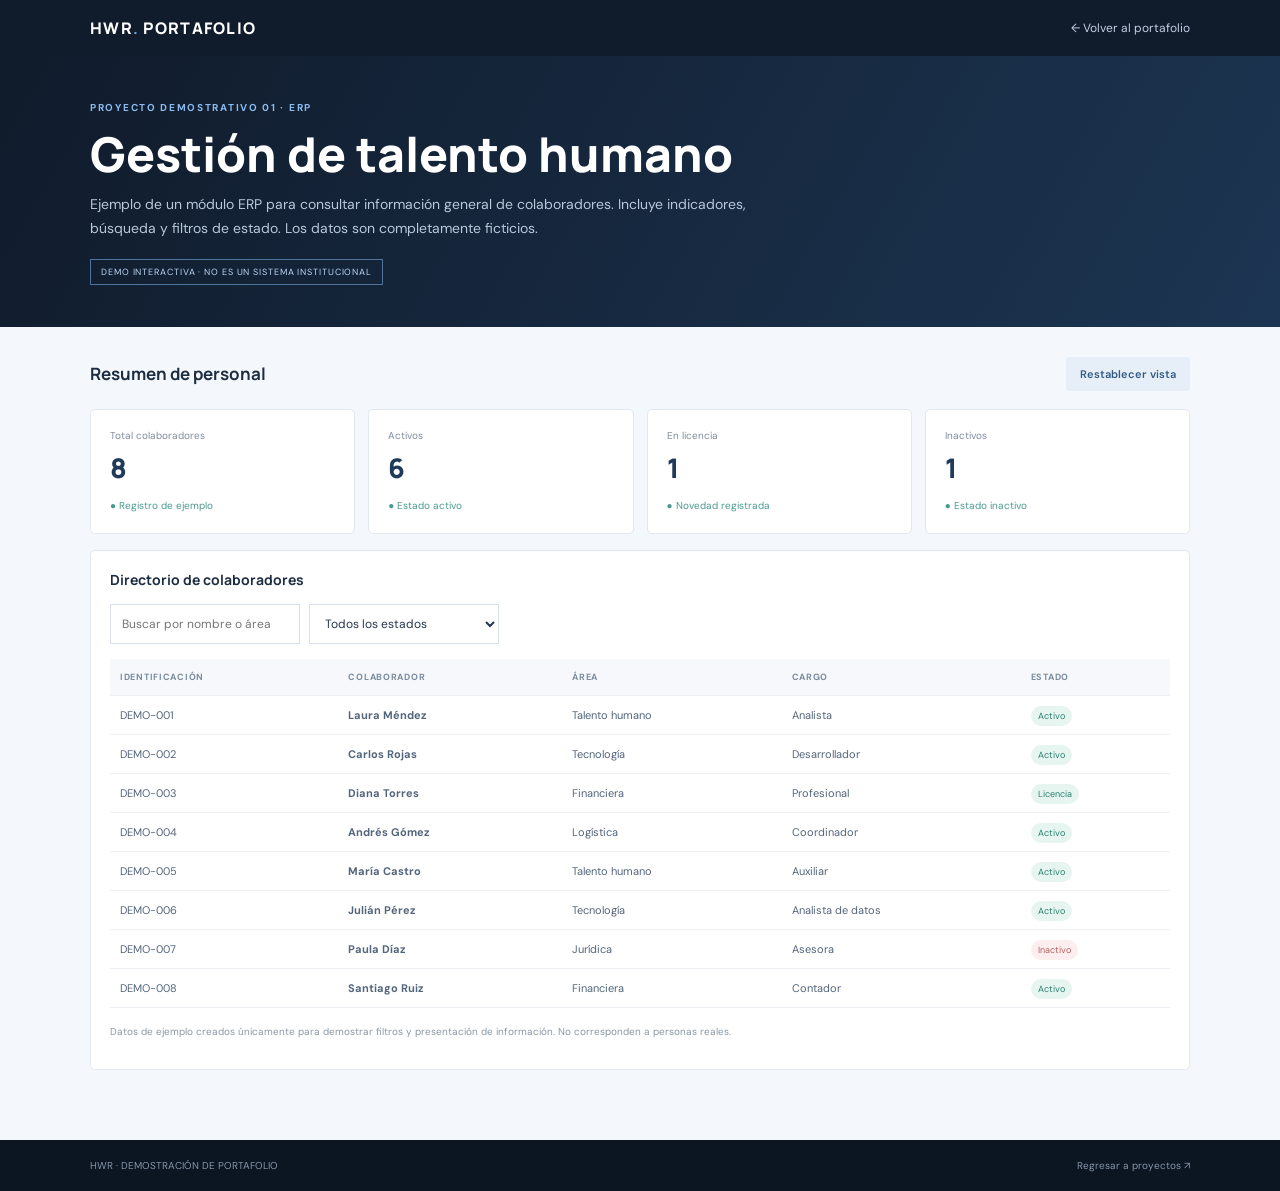
<file: proyectos/erp-talento-humano.html>
<!doctype html><html lang="es"><head><meta charset="utf-8"><meta name="viewport" content="width=device-width,initial-scale=1"><title>ERP | Gestión de talento humano — Demo HWR</title><link rel="stylesheet" href="demo.css"></head><body><header class="top"><div class="wrap top-inner"><a class="brand" href="../index.html">HWR<b>.</b> PORTAFOLIO</a><a class="back" href="../index.html#proyectos">← Volver al portafolio</a></div></header><section class="hero"><div class="wrap"><div class="eyebrow">PROYECTO DEMOSTRATIVO 01 · ERP</div><h1>Gestión de talento humano</h1><p>Ejemplo de un módulo ERP para consultar información general de colaboradores. Incluye indicadores, búsqueda y filtros de estado. Los datos son completamente ficticios.</p><span class="demo-label">DEMO INTERACTIVA · NO ES UN SISTEMA INSTITUCIONAL</span></div></section><main class="wrap content"><div class="toolbar"><h2>Resumen de personal</h2><button class="secondary" onclick="resetDemo()">Restablecer vista</button></div><div class="grid"><div class="stat"><small>Total colaboradores</small><strong id="total">8</strong><span>● Registro de ejemplo</span></div><div class="stat"><small>Activos</small><strong id="active">6</strong><span>● Estado activo</span></div><div class="stat"><small>En licencia</small><strong id="leave">1</strong><span>● Novedad registrada</span></div><div class="stat"><small>Inactivos</small><strong id="inactive">1</strong><span>● Estado inactivo</span></div></div><section class="panel"><h3>Directorio de colaboradores</h3><div class="filters"><input id="search" type="search" placeholder="Buscar por nombre o área"><select id="status"><option value="all">Todos los estados</option><option value="Activo">Activo</option><option value="Licencia">Licencia</option><option value="Inactivo">Inactivo</option></select></div><div class="table-scroll"><table><thead><tr><th>IDENTIFICACIÓN</th><th>COLABORADOR</th><th>ÁREA</th><th>CARGO</th><th>ESTADO</th></tr></thead><tbody id="rows"></tbody></table></div><p class="note">Datos de ejemplo creados únicamente para demostrar filtros y presentación de información. No corresponden a personas reales.</p></section></main><footer class="footer"><div class="wrap"><span>HWR · DEMOSTRACIÓN DE PORTAFOLIO</span><a href="../index.html#proyectos">Regresar a proyectos ↗</a></div></footer><script>
const people=[{id:'DEMO-001',name:'Laura Méndez',area:'Talento humano',job:'Analista',status:'Activo'},{id:'DEMO-002',name:'Carlos Rojas',area:'Tecnología',job:'Desarrollador',status:'Activo'},{id:'DEMO-003',name:'Diana Torres',area:'Financiera',job:'Profesional',status:'Licencia'},{id:'DEMO-004',name:'Andrés Gómez',area:'Logística',job:'Coordinador',status:'Activo'},{id:'DEMO-005',name:'María Castro',area:'Talento humano',job:'Auxiliar',status:'Activo'},{id:'DEMO-006',name:'Julián Pérez',area:'Tecnología',job:'Analista de datos',status:'Activo'},{id:'DEMO-007',name:'Paula Díaz',area:'Jurídica',job:'Asesora',status:'Inactivo'},{id:'DEMO-008',name:'Santiago Ruiz',area:'Financiera',job:'Contador',status:'Activo'}];
const rows=document.getElementById('rows');function render(){const q=document.getElementById('search').value.toLowerCase();const st=document.getElementById('status').value;const filtered=people.filter(p=>(st==='all'||p.status===st)&&(`${p.name} ${p.area} ${p.job}`.toLowerCase().includes(q)));rows.innerHTML=filtered.map(p=>`<tr><td>${p.id}</td><td><b>${p.name}</b></td><td>${p.area}</td><td>${p.job}</td><td><span class="pill ${p.status==='Inactivo'?'inactive':''}">${p.status}</span></td></tr>`).join('')||'<tr><td colspan="5">No se encontraron registros para el filtro seleccionado.</td></tr>';}function resetDemo(){document.getElementById('search').value='';document.getElementById('status').value='all';render()}document.getElementById('search').addEventListener('input',render);document.getElementById('status').addEventListener('change',render);render();
</script></body></html>
</file>
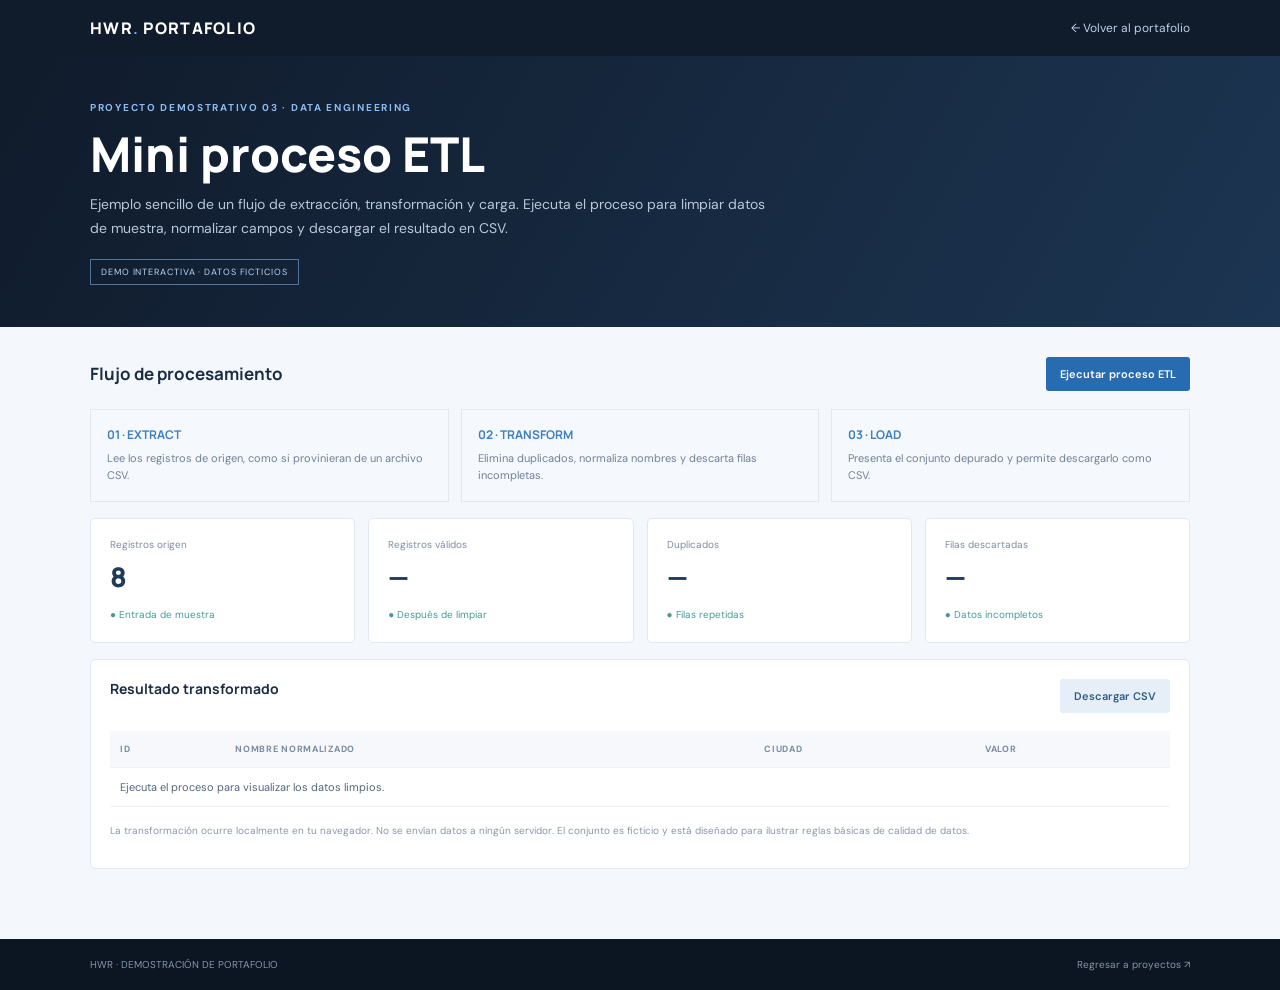
<file: proyectos/etl-datos.html>
<!doctype html><html lang="es"><head><meta charset="utf-8"><meta name="viewport" content="width=device-width,initial-scale=1"><title>Mini proceso ETL — Demo HWR</title><link rel="stylesheet" href="demo.css"></head><body><header class="top"><div class="wrap top-inner"><a class="brand" href="../index.html">HWR<b>.</b> PORTAFOLIO</a><a class="back" href="../index.html#proyectos">← Volver al portafolio</a></div></header><section class="hero"><div class="wrap"><div class="eyebrow">PROYECTO DEMOSTRATIVO 03 · DATA ENGINEERING</div><h1>Mini proceso ETL</h1><p>Ejemplo sencillo de un flujo de extracción, transformación y carga. Ejecuta el proceso para limpiar datos de muestra, normalizar campos y descargar el resultado en CSV.</p><span class="demo-label">DEMO INTERACTIVA · DATOS FICTICIOS</span></div></section><main class="wrap content"><div class="toolbar"><h2>Flujo de procesamiento</h2><button id="run">Ejecutar proceso ETL</button></div><div class="steps"><div class="step"><b>01 · EXTRACT</b><p>Lee los registros de origen, como si provinieran de un archivo CSV.</p></div><div class="step"><b>02 · TRANSFORM</b><p>Elimina duplicados, normaliza nombres y descarta filas incompletas.</p></div><div class="step"><b>03 · LOAD</b><p>Presenta el conjunto depurado y permite descargarlo como CSV.</p></div></div><div class="grid" style="margin-top:16px"><div class="stat"><small>Registros origen</small><strong id="sourceCount">8</strong><span>● Entrada de muestra</span></div><div class="stat"><small>Registros válidos</small><strong id="validCount">—</strong><span>● Después de limpiar</span></div><div class="stat"><small>Duplicados</small><strong id="duplicates">—</strong><span>● Filas repetidas</span></div><div class="stat"><small>Filas descartadas</small><strong id="discarded">—</strong><span>● Datos incompletos</span></div></div><section class="panel"><div class="toolbar"><h3>Resultado transformado</h3><button class="secondary" id="download" disabled>Descargar CSV</button></div><div class="table-scroll"><table><thead><tr><th>ID</th><th>NOMBRE NORMALIZADO</th><th>CIUDAD</th><th>VALOR</th></tr></thead><tbody id="result"><tr><td colspan="4">Ejecuta el proceso para visualizar los datos limpios.</td></tr></tbody></table></div><div class="result" id="message"></div><p class="note">La transformación ocurre localmente en tu navegador. No se envían datos a ningún servidor. El conjunto es ficticio y está diseñado para ilustrar reglas básicas de calidad de datos.</p></section></main><footer class="footer"><div class="wrap"><span>HWR · DEMOSTRACIÓN DE PORTAFOLIO</span><a href="../index.html#proyectos">Regresar a proyectos ↗</a></div></footer><script>
const source=[{id:1,name:'  ana   perez ',city:'bogota',value:120000},{id:2,name:'Luis Gómez',city:'MEDELLIN',value:95000},{id:3,name:'MARTA RUIZ',city:'cali',value:175000},{id:4,name:'Luis Gómez',city:'MEDELLIN',value:95000},{id:5,name:'',city:'Bogotá',value:70000},{id:6,name:'Camilo Díaz',city:'barranquilla',value:210000},{id:7,name:'Sofía León',city:'Bogotá',value:null},{id:8,name:'  ana   perez ',city:'bogota',value:120000}];let output=[];document.getElementById('run').addEventListener('click',()=>{const seen=new Set();let duplicates=0,discarded=0;output=[];for(const r of source){const name=r.name.trim().replace(/\s+/g,' ').toLowerCase();const city=r.city.trim().replace(/\s+/g,' ').toLowerCase();if(!name||!city||r.value===null||r.value===undefined){discarded++;continue}const key=[name,city,r.value].join('|');if(seen.has(key)){duplicates++;continue}seen.add(key);output.push({id:r.id,name:name.replace(/\b\w/g,c=>c.toUpperCase()),city:city.replace(/\b\w/g,c=>c.toUpperCase()),value:r.value})}document.getElementById('validCount').textContent=output.length;document.getElementById('duplicates').textContent=duplicates;document.getElementById('discarded').textContent=discarded;document.getElementById('result').innerHTML=output.map(r=>`<tr><td>${r.id}</td><td><b>${r.name}</b></td><td>${r.city}</td><td>$${r.value.toLocaleString('es-CO')}</td></tr>`).join('');const msg=document.getElementById('message');msg.style.display='block';msg.textContent=`Proceso terminado: ${output.length} registros cargados, ${duplicates} duplicados eliminados y ${discarded} filas incompletas descartadas.`;document.getElementById('download').disabled=false});document.getElementById('download').addEventListener('click',()=>{const csv=['id,nombre,ciudad,valor',...output.map(r=>[r.id,'"'+r.name+'"','"'+r.city+'"',r.value].join(','))].join('\n');const blob=new Blob(['\ufeff'+csv],{type:'text/csv;charset=utf-8;'});const a=document.createElement('a');a.href=URL.createObjectURL(blob);a.download='resultado_etl_demo.csv';a.click();URL.revokeObjectURL(a.href)});
</script></body></html>
</file>
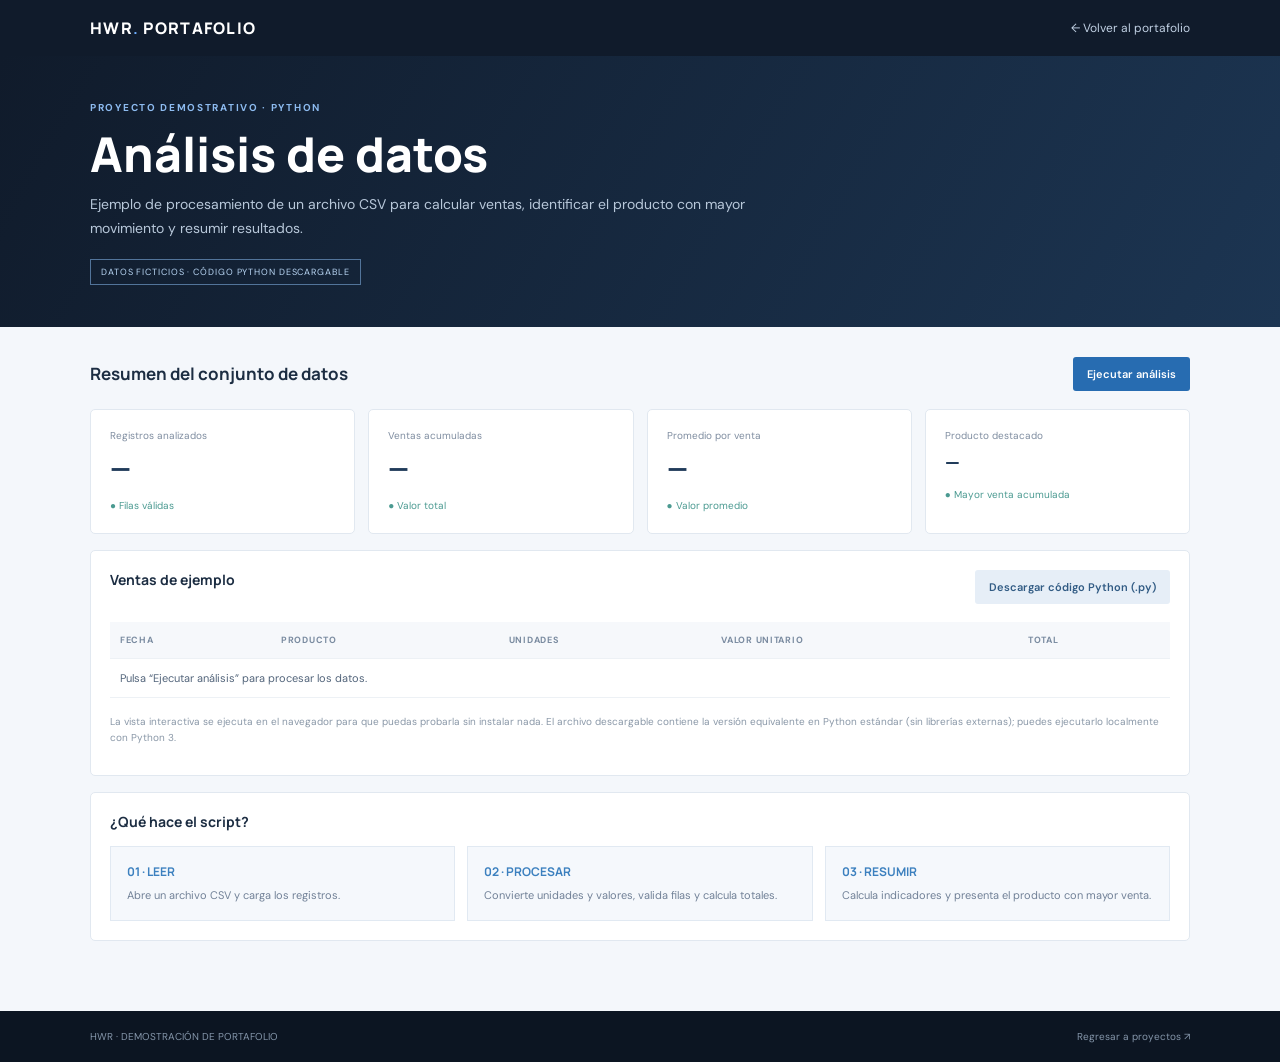
<file: proyectos/python-analisis.html>
<!doctype html><html lang="es"><head><meta charset="utf-8"><meta name="viewport" content="width=device-width,initial-scale=1"><title>Análisis de datos con Python — Demo HWR</title><link rel="stylesheet" href="demo.css"></head><body><header class="top"><div class="wrap top-inner"><a class="brand" href="../index.html">HWR<b>.</b> PORTAFOLIO</a><a class="back" href="../index.html#proyectos">← Volver al portafolio</a></div></header><section class="hero"><div class="wrap"><div class="eyebrow">PROYECTO DEMOSTRATIVO · PYTHON</div><h1>Análisis de datos</h1><p>Ejemplo de procesamiento de un archivo CSV para calcular ventas, identificar el producto con mayor movimiento y resumir resultados.</p><span class="demo-label">DATOS FICTICIOS · CÓDIGO PYTHON DESCARGABLE</span></div></section><main class="wrap content"><div class="toolbar"><h2>Resumen del conjunto de datos</h2><button id="run">Ejecutar análisis</button></div><div class="grid"><div class="stat"><small>Registros analizados</small><strong id="count">—</strong><span>● Filas válidas</span></div><div class="stat"><small>Ventas acumuladas</small><strong id="total">—</strong><span>● Valor total</span></div><div class="stat"><small>Promedio por venta</small><strong id="average">—</strong><span>● Valor promedio</span></div><div class="stat"><small>Producto destacado</small><strong id="top" style="font-size:19px">—</strong><span>● Mayor venta acumulada</span></div></div><section class="panel"><div class="toolbar"><h3>Ventas de ejemplo</h3><a class="btn secondary" href="analisis_ventas.py" download>Descargar código Python (.py)</a></div><div class="table-scroll"><table><thead><tr><th>FECHA</th><th>PRODUCTO</th><th>UNIDADES</th><th>VALOR UNITARIO</th><th>TOTAL</th></tr></thead><tbody id="rows"><tr><td colspan="5">Pulsa “Ejecutar análisis” para procesar los datos.</td></tr></tbody></table></div><div class="result" id="message"></div><p class="note">La vista interactiva se ejecuta en el navegador para que puedas probarla sin instalar nada. El archivo descargable contiene la versión equivalente en Python estándar (sin librerías externas); puedes ejecutarlo localmente con Python 3.</p></section><section class="panel"><h3>¿Qué hace el script?</h3><div class="steps"><div class="step"><b>01 · LEER</b><p>Abre un archivo CSV y carga los registros.</p></div><div class="step"><b>02 · PROCESAR</b><p>Convierte unidades y valores, valida filas y calcula totales.</p></div><div class="step"><b>03 · RESUMIR</b><p>Calcula indicadores y presenta el producto con mayor venta.</p></div></div></section></main><footer class="footer"><div class="wrap"><span>HWR · DEMOSTRACIÓN DE PORTAFOLIO</span><a href="../index.html#proyectos">Regresar a proyectos ↗</a></div></footer><script>
const data=[['2026-01-03','Portátil',2,2400000],['2026-01-05','Monitor',4,780000],['2026-01-08','Teclado',10,95000],['2026-01-12','Portátil',1,2400000],['2026-01-18','Mouse',12,55000],['2026-01-22','Monitor',3,780000]];const money=n=>'$'+Math.round(n).toLocaleString('es-CO');document.getElementById('run').addEventListener('click',()=>{let total=0,units=0;const by={};for(const r of data){const line=r[2]*r[3];total+=line;units+=r[2];by[r[1]]=(by[r[1]]||0)+line}const top=Object.entries(by).sort((a,b)=>b[1]-a[1])[0];document.getElementById('count').textContent=data.length;document.getElementById('total').textContent=money(total);document.getElementById('average').textContent=money(total/data.length);document.getElementById('top').textContent=top[0];document.getElementById('rows').innerHTML=data.map(r=>`<tr><td>${r[0]}</td><td><b>${r[1]}</b></td><td>${r[2]}</td><td>${money(r[3])}</td><td>${money(r[2]*r[3])}</td></tr>`).join('');const m=document.getElementById('message');m.style.display='block';m.textContent=`Análisis completado: ${units} unidades y ${money(total)} en ventas. El producto con mayor valor acumulado es ${top[0]} (${money(top[1])}).`});
</script></body></html>
</file>
<file: styles.css>
/* =========================================================
   HWR PORTFOLIO — ESTILOS GENERALES
   ========================================================= */

:root {
  --bg: #0d1523;
  --bg2: #111d2e;
  --panel: #142238;
  --ink: #f2f5f9;
  --muted: #a5b1c1;
  --soft: #d3dce7;
  --blue: #69a8ff;
  --cyan: #6ce0df;
  --line: rgba(195, 213, 235, .14);
  --font: 'DM Sans', sans-serif;
  --display: 'Manrope', sans-serif;
}

* {
  box-sizing: border-box;
}

html {
  scroll-behavior: smooth;
  scroll-padding-top: 190px;
}

body {
  margin: 0;
  background: #f7f9fc;
  color: #172335;
  font-family: var(--font);
  line-height: 1.65;
}

/* =========================================================
   MARCA DE AGUA GLOBAL — LOGO HWR
   ========================================================= */

body::before {
  content: "";
  position: fixed;
  top: 50%;
  left: 50%;
  width: 360px;
  height: 360px;
  transform: translate(-50%, -50%);
  background-image: url("logo.jpg");
  background-repeat: no-repeat;
  background-position: center;
  background-size: contain;
  opacity: 0.07;
  pointer-events: none;
  z-index: 10;
}

a {
  color: inherit;
  text-decoration: none;
}

.container {
  width: min(1160px, calc(100% - 48px));
  margin: auto;
}

.section {
  padding: 112px 0;
}

/* =========================================================
   ENCABEZADO: LOGO GRANDE ARRIBA Y MENÚ DEBAJO
   ========================================================= */

.site-header {
  position: sticky;
  top: 0;
  z-index: 20;
  background: rgba(13, 21, 35, .97);
  backdrop-filter: blur(18px);
  border-bottom: 1px solid rgba(255, 255, 255, .08);
}

/* Primera fila: LOGO GRANDE */

.header-logo {
  width: 100%;
  min-height: 380px;
  padding: 10px 20px;
  display: flex;
  align-items: center;
  justify-content: center;
}

.header-logo a {
  display: block;
  width: min(650px, 90vw);
  height: auto;
  flex-shrink: 0;
}

.header-logo img {
  display: block;
  width: 100%;
  height: auto;
  max-width: none;
  object-fit: contain;
  object-position: center;
}

/* Segunda fila: MENÚ */

.nav {
  height: 52px;
  display: flex;
  align-items: center;
  justify-content: center;
  color: #fff;
}

.nav-links {
  display: flex;
  align-items: center;
  justify-content: center;
  gap: 34px;
  font-size: 12px;
  font-weight: 600;
  color: #c1ccda;
}

.nav-links a {
  transition: color .2s;
}

.nav-links a:hover {
  color: #fff;
}

.nav-cta {
  padding: 8px 14px;
  border: 1px solid rgba(105, 168, 255, .55);
  color: #fff !important;
}

.nav-cta span {
  color: var(--cyan);
  margin-left: 7px;
}

.menu-toggle {
  display: none;
  background: none;
  border: 0;
  padding: 8px;
  position: relative;
  z-index: 21;
  cursor: pointer;
}

.menu-toggle span {
  display: block;
  width: 24px;
  height: 2px;
  background: #fff;
  margin: 5px;
}

/* =========================================================
   PORTADA / HERO
   ========================================================= */

.hero {
  background: var(--bg);
  color: var(--ink);
  padding: 96px 0 24px;
  position: relative;
  overflow: hidden;
}

.hero:before {
  content: "";
  position: absolute;
  inset: 0;
  background: linear-gradient(115deg, transparent 48%, rgba(64, 121, 190, .08));
  pointer-events: none;
}

.hero-grid {
  display: grid;
  grid-template-columns: 1.1fr .9fr;
  align-items: center;
  gap: 50px;
  min-height: 530px;
}

.eyebrow {
  font-size: 10px;
  letter-spacing: .19em;
  font-weight: 700;
  color: #6f9fd8;
  margin: 0 0 24px;
}

.hero .eyebrow {
  color: #9cb4d1;
}

.status-dot,
.live-indicator {
  display: inline-block;
  color: var(--cyan);
  margin-right: 8px;
}

.hero-kicker {
  font-size: 14px;
  color: var(--cyan);
  letter-spacing: .05em;
  margin: 0 0 15px;
}

.hero h1 {
  font: 800 clamp(48px, 6vw, 76px)/1.08 var(--display);
  letter-spacing: -.055em;
  margin: 0;
}

.hero h1 span {
  color: var(--blue);
}

.hero-lead {
  font: 600 19px/1.5 var(--display);
  max-width: 540px;
  margin: 27px 0 12px;
}

.hero-text {
  max-width: 530px;
  color: #aab7c8;
  font-size: 14px;
  line-height: 1.85;
}

.hero-actions {
  display: flex;
  gap: 12px;
  flex-wrap: wrap;
  margin-top: 30px;
}

.button {
  display: inline-flex;
  align-items: center;
  gap: 20px;
  padding: 14px 19px;
  font-size: 12px;
  font-weight: 700;
  transition: transform .2s, background .2s;
}

.button:hover {
  transform: translateY(-3px);
}

.button-primary {
  background: var(--blue);
  color: #0d1727;
}

.button-primary:hover {
  background: #8bbcff;
}

.button-ghost {
  border: 1px solid rgba(255, 255, 255, .23);
  color: #fff;
}

.button-ghost span {
  color: var(--cyan);
}

.hero-meta {
  display: flex;
  gap: 13px;
  align-items: center;
  margin-top: 48px;
  color: #8797aa;
  font-size: 10px;
  letter-spacing: .07em;
}

.hero-meta i {
  width: 3px;
  height: 3px;
  background: var(--cyan);
  border-radius: 50%;
}

/* Elementos visuales de la portada */

.hero-visual {
  height: 460px;
  position: relative;
  display: grid;
  place-items: center;
}

.orbit {
  position: absolute;
  border: 1px solid rgba(105, 168, 255, .16);
  border-radius: 50%;
  transform: rotate(-25deg);
}

.orbit-one {
  width: 440px;
  height: 280px;
}

.orbit-two {
  width: 520px;
  height: 350px;
  transform: rotate(35deg);
}

.main-card {
  position: relative;
  z-index: 2;
  width: 310px;
  height: 345px;
  padding: 25px;
  background: linear-gradient(145deg, #1a2b43, #101c2e);
  border: 1px solid rgba(145, 184, 229, .24);
  box-shadow: 0 30px 90px #050b14aa;
}

.card-top {
  display: flex;
  justify-content: space-between;
  color: #9eb1c8;
  font-size: 9px;
  letter-spacing: .15em;
}

.visual-monogram {
  font: 800 68px var(--display);
  letter-spacing: -.1em;
  color: #e9f1fb;
  margin: 58px 0 18px;
}

.visual-monogram span {
  color: var(--blue);
}

.visual-rule {
  height: 1px;
  background: linear-gradient(90deg, var(--blue), transparent);
  width: 100%;
}

.visual-tags {
  display: flex;
  flex-wrap: wrap;
  gap: 7px;
  margin-top: 20px;
}

.visual-tags span,
.tag-list span {
  font-size: 9px;
  letter-spacing: .06em;
  padding: 5px 8px;
  border: 1px solid rgba(105, 168, 255, .25);
  color: #b8cce5;
}

.visual-caption {
  font-size: 12px;
  line-height: 1.5;
  color: #94a9c2;
  margin-top: 23px;
}

.float-chip {
  position: absolute;
  z-index: 3;
  display: flex;
  gap: 11px;
  align-items: center;
  padding: 12px 15px;
  background: #f5f8fc;
  color: #18283b;
  box-shadow: 0 15px 40px #0004;
  font-size: 11px;
}

.float-chip b,
.float-chip small {
  display: block;
}

.float-chip small {
  font-size: 9px;
  color: #74849a;
  margin-top: 2px;
}

.chip-icon {
  width: 30px;
  height: 30px;
  display: grid;
  place-items: center;
  background: #e0ecfb;
  color: #316fb8;
  font-size: 18px;
}

.chip-blue {
  background: #dff7f5;
  color: #168b8c;
}

.chip-top {
  top: 65px;
  right: -8px;
}

.chip-bottom {
  bottom: 48px;
  left: -22px;
}

.visual-glow {
  position: absolute;
  width: 270px;
  height: 270px;
  background: #3679d333;
  filter: blur(70px);
  border-radius: 50%;
}

.hero-bottom {
  display: flex;
  justify-content: space-between;
  border-top: 1px solid rgba(255, 255, 255, .1);
  padding: 20px 0 0;
  color: #72849a;
  font-size: 9px;
  letter-spacing: .14em;
}

.scroll-hint b {
  color: var(--cyan);
  margin-left: 9px;
}

/* =========================================================
   INTRODUCCIÓN
   ========================================================= */

.intro-section {
  background: #f7f9fc;
}

.two-col {
  display: grid;
  grid-template-columns: .85fr 1.15fr;
  gap: 100px;
}

.section-heading h2 {
  font: 800 clamp(34px, 4vw, 51px)/1.17 var(--display);
  letter-spacing: -.05em;
  margin: 0;
  color: #16263a;
}

.section-heading h2 em {
  font-style: normal;
  color: #648fbd;
}

.section-desc {
  max-width: 450px;
  color: #78889b;
  font-size: 14px;
  margin-top: 22px;
}

.intro-large {
  font: 600 20px/1.55 var(--display);
  color: #20344c;
  margin: 0 0 20px;
}

.intro-content > p:not(.intro-large) {
  color: #68798e;
  font-size: 14px;
  line-height: 1.9;
}

.metric-row {
  display: flex;
  gap: 35px;
  border-top: 1px solid #dce4ed;
  margin-top: 35px;
  padding-top: 25px;
}

.metric-row strong {
  display: block;
  font: 800 29px var(--display);
  color: #397bbd;
}

.metric-row span {
  display: block;
  color: #7d8b9c;
  font-size: 10px;
  line-height: 1.5;
  margin-top: 5px;
}

.fine-print {
  font-size: 10px !important;
  color: #98a3b0 !important;
  line-height: 1.6 !important;
  margin-top: 20px;
}

/* =========================================================
   EXPERIENCIA PROFESIONAL
   ========================================================= */

.experience-section {
  background: #fff;
}

.timeline {
  margin-top: 60px;
  border-top: 1px solid #e3e9f0;
}

.timeline-item {
  display: grid;
  grid-template-columns: 220px 1fr;
  gap: 45px;
  padding: 36px 0;
  border-bottom: 1px solid #e3e9f0;
}

.timeline-date {
  font-size: 10px;
  letter-spacing: .13em;
  color: #648fbd;
  font-weight: 700;
  padding-top: 7px;
}

.timeline-head {
  display: flex;
  justify-content: space-between;
  gap: 20px;
  align-items: baseline;
}

.timeline-head h3 {
  font: 700 20px var(--display);
  margin: 0;
  color: #1b2c41;
}

.company {
  font-size: 11px;
  color: #71859d;
  white-space: nowrap;
}

.timeline-content ul {
  padding-left: 18px;
  color: #64758a;
  font-size: 13px;
  line-height: 1.85;
}

.timeline-content li {
  padding-left: 5px;
  margin: 4px 0;
}

.role-summary {
  font-size: 13px;
  color: #64758a;
}

.tag-list {
  display: flex;
  gap: 7px;
  flex-wrap: wrap;
  margin-top: 18px;
}

.tag-list span {
  color: #50749a;
  border-color: #d6e3f1;
  background: #f4f8fc;
}

/* =========================================================
   ESPECIALIDADES
   ========================================================= */

.specialties-section {
  background: #101b2b;
  color: #fff;
}

.specialties-section .section-heading h2 {
  color: #f1f5fa;
}

.specialties-section .section-heading h2 em {
  color: #7eb5f4;
}

.specialties-section .section-desc {
  color: #9aaabe;
}

.specialty-grid {
  display: grid;
  grid-template-columns: repeat(3, 1fr);
  gap: 14px;
  margin-top: 55px;
}

.specialty-card {
  position: relative;
  min-height: 280px;
  padding: 27px;
  background: #15243a;
  border: 1px solid rgba(175, 203, 235, .12);
  transition: transform .25s, border .25s;
}

.specialty-card:hover {
  transform: translateY(-5px);
  border-color: rgba(105, 168, 255, .55);
}

.specialty-number {
  position: absolute;
  right: 25px;
  top: 23px;
  color: #657d9a;
  font-size: 10px;
  letter-spacing: .1em;
}

.specialty-icon {
  font-size: 27px;
  color: var(--cyan);
  margin-bottom: 23px;
}

.specialty-card h3 {
  font: 700 17px var(--display);
  margin: 0 0 11px;
}

.specialty-card p {
  font-size: 12px;
  line-height: 1.8;
  color: #a1b0c3;
  min-height: 65px;
}

.specialty-card .tag-list span {
  background: #1b304b;
  color: #b9cce2;
  border-color: #2b4667;
}

.learning-note {
  display: inline-block;
  margin-top: 13px;
  font-size: 9px;
  color: #7fbdc1;
  letter-spacing: .08em;
  text-transform: uppercase;
}

/* =========================================================
   ENFOQUE DE TRABAJO
   ========================================================= */

.approach-section {
  background: #f0f4f8;
}

.approach-grid {
  display: grid;
  grid-template-columns: .9fr 1.1fr;
  gap: 100px;
}

.approach-list {
  border-top: 1px solid #d6e0e9;
}

.approach-item {
  display: flex;
  gap: 25px;
  padding: 22px 0;
  border-bottom: 1px solid #d6e0e9;
}

.approach-item > span {
  font-size: 10px;
  color: #5d91c6;
  padding-top: 5px;
}

.approach-item h3 {
  font: 700 16px var(--display);
  margin: 0 0 5px;
  color: #1e3045;
}

.approach-item p {
  font-size: 12px;
  color: #718196;
  margin: 0;
  line-height: 1.7;
}

/* =========================================================
   PROYECTOS
   ========================================================= */

.projects-section {
  background: #fff;
}

.project-grid {
  display: grid;
  grid-template-columns: repeat(3, minmax(0, 1fr));
  gap: 18px;
  margin-top: 55px;
}

.project-card {
  border: 1px solid #e2e8ef;
  background: #fff;
  transition: transform .22s, box-shadow .22s;
}

.project-card:hover {
  transform: translateY(-4px);
  box-shadow: 0 14px 32px #1b355012;
}

.project-link {
  display: block;
  height: 100%;
  color: inherit;
  text-decoration: none;
}

.project-visual {
  height: 210px;
  position: relative;
  overflow: hidden;
  background: #14243a;
  display: grid;
  place-items: center;
}

.visual-label {
  position: absolute;
  left: 18px;
  top: 15px;
  font-size: 8px;
  letter-spacing: .16em;
  color: #a8bfd9;
}

.mock-window {
  width: 76%;
  height: 130px;
  background: #f1f5f9;
  box-shadow: 0 15px 35px #0004;
  margin-top: 24px;
}

.mock-bar {
  height: 20px;
  background: #dce5ef;
  display: flex;
  align-items: center;
  gap: 4px;
  padding: 0 8px;
}

.mock-bar i,
.code-window > div i {
  width: 5px;
  height: 5px;
  border-radius: 50%;
  background: #8ca0b8;
}

.mock-bar span {
  font-size: 6px;
  color: #687d94;
  margin-left: 8px;
}

.mock-body {
  display: flex;
  height: 110px;
}

.mock-sidebar {
  width: 25%;
  background: #203b5a;
}

.mock-content {
  padding: 10px;
  width: 75%;
}

.mock-content > b {
  display: inline-block;
  width: 36%;
  height: 6px;
  background: #c3d3e3;
  margin-right: 8px;
}

.mock-chart {
  height: 40px;
  display: flex;
  align-items: end;
  gap: 7px;
  margin: 9px 0;
}

.mock-chart i {
  display: block;
  width: 12%;
  background: #70a9e7;
}

.mock-chart i:nth-child(1) { height: 35%; }
.mock-chart i:nth-child(2) { height: 70%; }
.mock-chart i:nth-child(3) { height: 48%; }
.mock-chart i:nth-child(4) { height: 90%; }
.mock-chart i:nth-child(5) { height: 60%; }
.mock-chart i:nth-child(6) { height: 78%; }

.mock-lines i {
  display: block;
  height: 3px;
  background: #d6e0e9;
  margin: 5px 0;
  width: 90%;
}

/* Visualización de datos */

.visual-data {
  background: #102b40;
}

.data-graphic {
  width: 80%;
  height: 125px;
  display: flex;
  align-items: center;
  justify-content: space-around;
  margin-top: 25px;
}

.data-bars {
  height: 90px;
  display: flex;
  align-items: end;
  gap: 7px;
}

.data-bars i {
  width: 13px;
  background: linear-gradient(#6ce0df, #438bc6);
  height: 35%;
}

.data-bars i:nth-child(2) { height: 62%; }
.data-bars i:nth-child(3) { height: 48%; }
.data-bars i:nth-child(4) { height: 90%; }
.data-bars i:nth-child(5) { height: 70%; }
.data-bars i:nth-child(6) { height: 100%; }
.data-bars i:nth-child(7) { height: 80%; }

.data-ring {
  width: 85px;
  height: 85px;
  border: 10px solid #315b78;
  border-right-color: #6ce0df;
  border-top-color: #69a8ff;
  border-radius: 50%;
  display: grid;
  place-items: center;
  color: #fff;
  font: 800 19px var(--display);
}

/* Visualización de código */

.visual-code {
  background: #101c2d;
}

.code-window {
  width: 82%;
  background: #172a41;
  border: 1px solid #31506e;
  padding: 13px 16px;
  margin-top: 25px;
  box-shadow: 0 15px 35px #0004;
}

.code-window > div {
  display: flex;
  gap: 5px;
  margin-bottom: 14px;
}

.code-window p {
  font: 9px monospace;
  color: #d0dce9;
  margin: 8px 0;
}

.code-window p span {
  color: #66809e;
  margin-right: 12px;
}

.code-window p b {
  color: #7fbbfa;
}

.code-window p em {
  color: #76d6cb;
  font-style: normal;
}

.code-window p small {
  color: #8095ad;
}

/* Información de los proyectos */

.project-info {
  padding: 23px;
}

.project-type {
  font-size: 8px;
  letter-spacing: .13em;
  color: #6795c5;
  font-weight: 700;
}

.project-info h3 {
  font: 700 17px var(--display);
  color: #1d3047;
  margin: 9px 0;
}

.project-info p {
  font-size: 11px;
  line-height: 1.8;
  color: #718197;
  min-height: 60px;
}

.project-info .tag-list {
  margin-top: 14px;
}

.project-info .tag-list span {
  font-size: 8px;
}

.projects-note {
  font-size: 10px;
  color: #9aa5b2;
  margin-top: 18px;
}

.project-open {
  display: inline-flex;
  gap: 18px;
  align-items: center;
  margin-top: 17px;
  color: #397bbd;
  font-size: 10px;
  font-weight: 700;
  letter-spacing: .04em;
}

.project-open b {
  font-size: 15px;
}

/* =========================================================
   FORMACIÓN ACADÉMICA
   ========================================================= */

.education-section {
  background: #f1f5f9;
}

.education-grid {
  display: grid;
  grid-template-columns: .8fr 1.2fr;
  gap: 100px;
}

.education-content {
  border-top: 1px solid #d9e2eb;
}

.education-entry {
  display: flex;
  gap: 18px;
  padding: 23px 0;
  border-bottom: 1px solid #d9e2eb;
}

.education-icon {
  width: 35px;
  height: 35px;
  display: grid;
  place-items: center;
  background: #e0ebf7;
  color: #4e83b7;
  font-size: 17px;
}

.education-entry h3 {
  font: 700 15px var(--display);
  margin: 0;
  color: #21344b;
}

.education-entry p {
  margin: 4px 0;
  color: #68809b;
  font-size: 12px;
}

.education-entry small {
  font-size: 10px;
  color: #8996a5;
}

/* =========================================================
   APRENDIZAJE CONTINUO
   ========================================================= */

.learning-section {
  background: #f0f4f8;
}

.learning-wrap {
  display: grid;
  grid-template-columns: .85fr 1.15fr;
  gap: 90px;
  align-items: center;
}

.learning-content {
  border-top: 1px solid #d5e0ea;
  border-bottom: 1px solid #d5e0ea;
  padding: 27px 0;
}

.learning-intro {
  display: flex;
  gap: 18px;
  align-items: flex-start;
}

.learning-symbol {
  flex: 0 0 42px;
  width: 42px;
  height: 42px;
  display: grid;
  place-items: center;
  background: #dcebf7;
  color: #397bbd;
  font-size: 23px;
  border-radius: 9px;
}

.learning-intro h3 {
  font: 700 18px var(--display);
  color: #1e3045;
  margin: 0 0 8px;
}

.learning-intro p {
  font-size: 12px;
  line-height: 1.8;
  color: #718196;
  margin: 0;
}

.learning-tags {
  display: flex;
  gap: 8px;
  flex-wrap: wrap;
  margin: 23px 0 15px;
}

.learning-tags span {
  padding: 8px 11px;
  border: 1px solid #d7e2ec;
  background: #fff;
  color: #42627f;
  font-size: 10px;
  border-radius: 3px;
}

.learning-note {
  font-size: 10px;
  line-height: 1.7;
  color: #8996a5;
  margin: 0;
}

.sql-visual {
  background: linear-gradient(135deg, #132943, #244c6a);
}

.python-visual {
  background: linear-gradient(135deg, #14253b, #25445b);
}

/* =========================================================
   CONTACTO Y PIE DE PÁGINA
   ========================================================= */

.contact-section {
  background: #10213a;
  color: #fff;
  padding: 95px 0 35px;
  position: relative;
  overflow: hidden;
}

.contact-section:before {
  content: "";
  position: absolute;
  width: 550px;
  height: 550px;
  border: 1px solid #4773a344;
  border-radius: 50%;
  right: -120px;
  top: -220px;
  box-shadow: 0 0 0 55px #4773a311, 0 0 0 110px #4773a30a;
}

.contact-wrap {
  position: relative;
}

.contact-section .eyebrow {
  color: #8ab9ed;
}

.contact-section h2 {
  font: 800 clamp(42px, 6vw, 68px)/1.1 var(--display);
  letter-spacing: -.05em;
  margin: 0;
}

.contact-section > div > p:not(.eyebrow) {
  color: #a9bad0;
  max-width: 500px;
  font-size: 14px;
  margin: 22px 0;
}

.contact-actions {
  display: flex;
  gap: 12px;
  flex-wrap: wrap;
  margin-top: 30px;
}

.button-light {
  background: #eaf2fb;
  color: #17304c;
}

.button-outline-light {
  border: 1px solid #607c9e;
  color: #fff;
}

.contact-bottom {
  display: flex;
  justify-content: space-between;
  border-top: 1px solid #ffffff25;
  margin-top: 85px;
  padding-top: 18px;
  color: #8298b4;
  font-size: 9px;
  letter-spacing: .13em;
}

.footer {
  background: #0b1421;
  color: #8291a4;
  padding: 20px 0;
}

.footer-inner {
  display: flex;
  align-items: center;
  justify-content: space-between;
}

.footer .brand {
  color: #fff;
  font-size: 15px;
}

.footer .brand-mark {
  width: 26px;
  height: 26px;
}

.footer p,
.footer a:last-child {
  font-size: 10px;
}

.footer a:last-child {
  color: #a9bfd9;
}

/* =========================================================
   IDENTIDAD VISUAL HWR
   ========================================================= */

.brand-mark {
  position: relative;
  display: inline-grid;
  place-items: center;
  width: 34px;
  height: 34px;
  border-radius: 10px;
  background: linear-gradient(145deg, #72e1df, #438ac8);
  color: #10213a;
  font: 800 15px var(--display);
  letter-spacing: -.12em;
  box-shadow: 0 5px 16px #4e9fc633;
  overflow: hidden;
}

.brand-mark span {
  transform: translate(-3px, -1px);
}

.brand-mark i {
  position: absolute;
  font-style: normal;
  color: #fff;
  right: 6px;
  bottom: 3px;
  font-size: 13px;
  text-shadow: 0 1px 3px #245078;
}

.footer .brand-mark {
  width: 29px;
  height: 29px;
}

/* =========================================================
   BARRA DE PROGRESO Y ANIMACIONES
   ========================================================= */

.progress {
  position: fixed;
  z-index: 30;
  top: 0;
  left: 0;
  height: 2px;
  width: 0;
  background: var(--cyan);
}

.reveal {
  opacity: 0;
  transform: translateY(18px);
  transition: opacity .7s ease, transform .7s ease;
}

.reveal.visible {
  opacity: 1;
  transform: none;
}

/* =========================================================
   DISEÑO RESPONSIVE — TABLET
   ========================================================= */

@media (max-width: 900px) {
  .hero-grid {
    gap: 15px;
  }

  .hero-visual {
    transform: scale(.9);
  }

  .two-col,
  .approach-grid,
  .education-grid {
    gap: 50px;
  }

  .specialty-grid {
    grid-template-columns: repeat(2, 1fr);
  }

  .project-grid {
    grid-template-columns: repeat(2, minmax(0, 1fr));
  }

  .project-feature {
    grid-column: span 2;
  }

  .timeline-item {
    grid-template-columns: 160px 1fr;
    gap: 25px;
  }

  .learning-wrap {
    gap: 50px;
  }
}

/* =========================================================
   DISEÑO RESPONSIVE — MÓVILES
   ========================================================= */

@media (max-width: 680px) {
  .container {
    width: min(100% - 36px, 520px);
  }

  .section {
    padding: 78px 0;
  }

  /* Encabezado móvil: logo amplio y proporcional */

  .header-logo {
    min-height: auto;
    padding: 12px 10px;
  }

  .header-logo a {
    width: min(92vw, 420px);
    height: auto;
  }

  .header-logo img {
    width: 100%;
    height: auto;
  }

  .nav {
    height: 46px;
    justify-content: center;
    position: relative;
  }

  .menu-toggle {
    display: block;
    position: absolute;
    right: 0;
    top: 4px;
  }

  .nav-links {
    display: none;
    position: absolute;
    top: 46px;
    left: -18px;
    right: -18px;
    padding: 18px 24px 24px;
    background: #101b2b;
    flex-direction: column;
    align-items: stretch;
    gap: 0;
    border-bottom: 1px solid #ffffff20;
  }

  .nav-links.open {
    display: flex;
  }

  .nav-links a {
    padding: 13px 0;
    border-bottom: 1px solid #ffffff12;
  }

  .nav-cta {
    padding: 13px 12px !important;
    margin-top: 10px;
  }

  /* Marca de agua en móviles */

  body::before {
    width: 240px;
    height: 240px;
    opacity: 0.06;
  }

  /* Portada móvil */

  .hero {
    padding-top: 65px;
  }

  .hero-grid {
    grid-template-columns: 1fr;
    gap: 5px;
  }

  .hero h1 {
    font-size: 53px;
  }

  .hero-lead {
    font-size: 17px;
  }

  .hero-visual {
    height: 380px;
    transform: scale(.85);
    margin: -5px 0 -25px;
  }

  .chip-top {
    right: -5px;
  }

  .chip-bottom {
    left: -5px;
  }

  .hero-meta {
    flex-wrap: wrap;
    margin-top: 32px;
  }

  .hero-bottom {
    font-size: 8px;
  }

  .scroll-hint {
    display: none;
  }

  /* Secciones generales */

  .two-col,
  .approach-grid,
  .education-grid {
    grid-template-columns: 1fr;
    gap: 30px;
  }

  .section-heading h2 {
    font-size: 39px;
  }

  .metric-row {
    gap: 20px;
    justify-content: space-between;
  }

  .metric-row strong {
    font-size: 24px;
  }

  /* Experiencia */

  .timeline-item {
    grid-template-columns: 1fr;
    gap: 10px;
    padding: 28px 0;
  }

  .timeline-head {
    display: block;
  }

  .company {
    display: block;
    margin-top: 4px;
  }

  /* Especialidades */

  .specialty-grid {
    grid-template-columns: 1fr;
  }

  .specialty-card {
    min-height: 0;
  }

  .specialty-card p {
    min-height: 0;
  }

  /* Proyectos */

  .project-grid {
    grid-template-columns: 1fr;
  }

  .project-feature {
    grid-column: auto;
  }

  .project-visual {
    height: 195px;
  }

  /* Contacto */

  .contact-section {
    padding: 75px 0 25px;
  }

  .contact-section h2 {
    font-size: 48px;
  }

  .contact-bottom {
    gap: 15px;
    flex-direction: column;
    margin-top: 60px;
  }

  /* Pie de página */

  .footer-inner {
    flex-wrap: wrap;
    gap: 12px;
  }

  .footer p {
    order: 3;
    width: 100%;
    margin: 0;
  }

  /* Enfoque */

  .approach-item {
    gap: 17px;
  }

  /* Aprendizaje */

  .learning-wrap {
    grid-template-columns: 1fr;
    gap: 28px;
  }
}

/* =========================================================
   ACCESIBILIDAD — REDUCCIÓN DE MOVIMIENTO
   ========================================================= */

@media (prefers-reduced-motion: reduce) {
  html {
    scroll-behavior: auto;
  }

  .reveal {
    opacity: 1;
    transform: none;
    transition: none;
  }

  * {
    transition: none !important;
  }
}
</file>
<file: proyectos/demo.css>
@import url('https://fonts.googleapis.com/css2?family=DM+Sans:wght@400;500;600;700&family=Manrope:wght@500;600;700;800&display=swap');
:root{--navy:#101b2b;--panel:#17283e;--blue:#6daeff;--cyan:#6ce0df;--ink:#1c2d42;--muted:#718197;--line:#e1e8f0;--bg:#f4f7fb}*{box-sizing:border-box}body{margin:0;background:var(--bg);font-family:'DM Sans',sans-serif;color:var(--ink)}a{text-decoration:none;color:inherit}.top{background:var(--navy);color:#fff;padding:17px 0}.wrap{width:min(1100px,calc(100% - 36px));margin:auto}.top-inner{display:flex;justify-content:space-between;align-items:center}.brand{font:800 16px Manrope,sans-serif;letter-spacing:.08em}.brand b{color:var(--blue)}.back{font-size:12px;color:#c0d0e3}.hero{background:linear-gradient(120deg,#101b2b,#1c3552);color:#fff;padding:45px 0 42px}.eyebrow{font-size:10px;letter-spacing:.17em;color:#8dbbf0;font-weight:700}.hero h1{font:800 clamp(30px,5vw,48px)/1.15 Manrope,sans-serif;margin:12px 0}.hero p{max-width:690px;color:#b8c8da;font-size:14px;line-height:1.7;margin:0}.demo-label{display:inline-block;margin-top:18px;border:1px solid #52749a;color:#b9d6f4;padding:6px 10px;font-size:9px;letter-spacing:.1em}.content{padding:30px 0 70px}.toolbar{display:flex;align-items:center;justify-content:space-between;gap:12px;flex-wrap:wrap;margin-bottom:18px}.toolbar h2{font:700 17px Manrope;margin:0}.btn,button{border:0;background:#276cb1;color:#fff;padding:10px 14px;font:600 11px 'DM Sans';cursor:pointer;border-radius:3px}.btn.secondary,button.secondary{background:#e6eef7;color:#315b84}.grid{display:grid;grid-template-columns:repeat(4,1fr);gap:13px}.stat,.panel{background:#fff;border:1px solid var(--line);padding:19px;border-radius:5px}.stat small{display:block;color:#7f8da0;font-size:10px}.stat strong{display:block;font:800 27px Manrope;margin:7px 0;color:#203b5a}.stat span{font-size:10px;color:#4b9a91}.panel{margin-top:16px}.panel h3{font:700 14px Manrope;margin:0 0 15px}.filters{display:flex;gap:9px;flex-wrap:wrap;margin-bottom:15px}input,select{border:1px solid #d8e1eb;padding:10px 11px;background:#fff;font:12px 'DM Sans';min-width:190px;color:#24374d}table{width:100%;border-collapse:collapse;font-size:11px}th{text-align:left;color:#7a8ba0;font-size:9px;letter-spacing:.08em;background:#f6f8fb}td,th{padding:12px 10px;border-bottom:1px solid #edf1f5}td{color:#53657b}.pill{background:#e7f5f0;color:#28806d;padding:4px 7px;border-radius:20px;font-size:9px}.pill.inactive{background:#fceeee;color:#b45e5e}.bar-chart{display:flex;align-items:end;gap:13px;height:190px;padding:12px 10px 28px;border-bottom:1px solid #dce5ee}.bar-col{height:100%;flex:1;display:flex;align-items:center;justify-content:end;flex-direction:column;gap:8px}.bar{width:min(38px,70%);background:linear-gradient(#78b6ff,#3e78b8);border-radius:3px 3px 0 0;min-height:5px}.bar-col span{font-size:9px;color:#77879b}.chart-legend{display:flex;justify-content:space-between;color:#7c8ba0;font-size:10px;margin-top:12px}.split{display:grid;grid-template-columns:1.3fr .7fr;gap:16px}.donut{width:145px;height:145px;border-radius:50%;margin:8px auto 14px;background:conic-gradient(#4387c8 0 42%,#6ce0df 42% 70%,#a7c7e8 70% 88%,#e7edf4 88% 100%);display:grid;place-items:center}.donut:after{content:'100%';width:88px;height:88px;background:#fff;border-radius:50%;display:grid;place-items:center;font:800 20px Manrope;color:#24405e}.legend{display:grid;gap:9px;font-size:10px;color:#66788e}.legend span:before{content:'';display:inline-block;width:8px;height:8px;border-radius:2px;background:#4387c8;margin-right:8px}.legend span:nth-child(2):before{background:#6ce0df}.legend span:nth-child(3):before{background:#a7c7e8}.legend span:nth-child(4):before{background:#e7edf4}.steps{display:grid;grid-template-columns:repeat(3,1fr);gap:12px}.step{background:#f5f8fc;border:1px solid #e1e9f2;padding:16px}.step b{display:block;color:#3c80bf;font:700 12px Manrope;margin-bottom:7px}.step p{font-size:11px;line-height:1.6;color:#718197;margin:0}.result{margin-top:15px;padding:13px;background:#edf7f6;color:#287a70;font-size:11px;display:none}.footer{background:#0c1522;color:#8596aa;padding:19px 0;font-size:10px}.footer .wrap{display:flex;justify-content:space-between;gap:12px;flex-wrap:wrap}.note{font-size:10px;color:#8997a7;line-height:1.6;margin-top:16px}@media(max-width:760px){.grid{grid-template-columns:repeat(2,1fr)}.split{grid-template-columns:1fr}.steps{grid-template-columns:1fr}table{min-width:650px}.table-scroll{overflow-x:auto}.hero{padding:35px 0}.stat{padding:14px}.stat strong{font-size:23px}}
</file>
